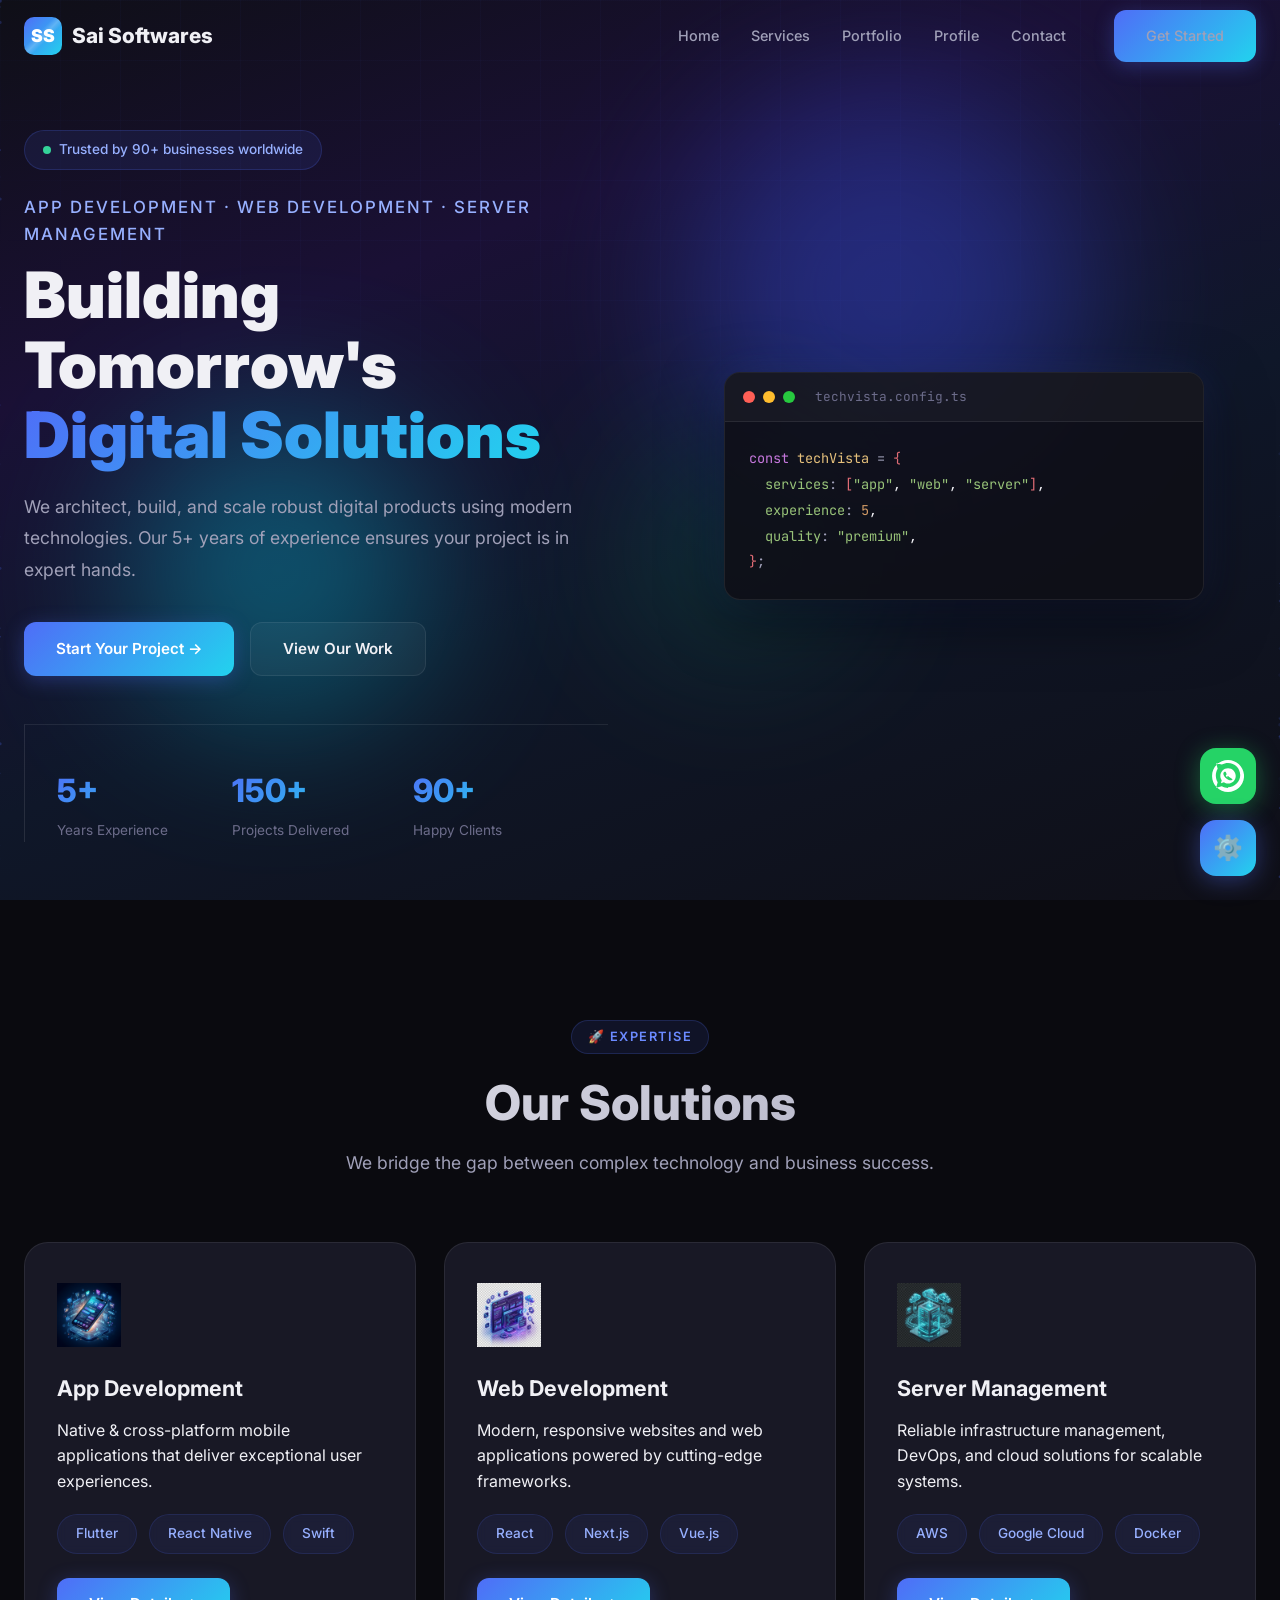
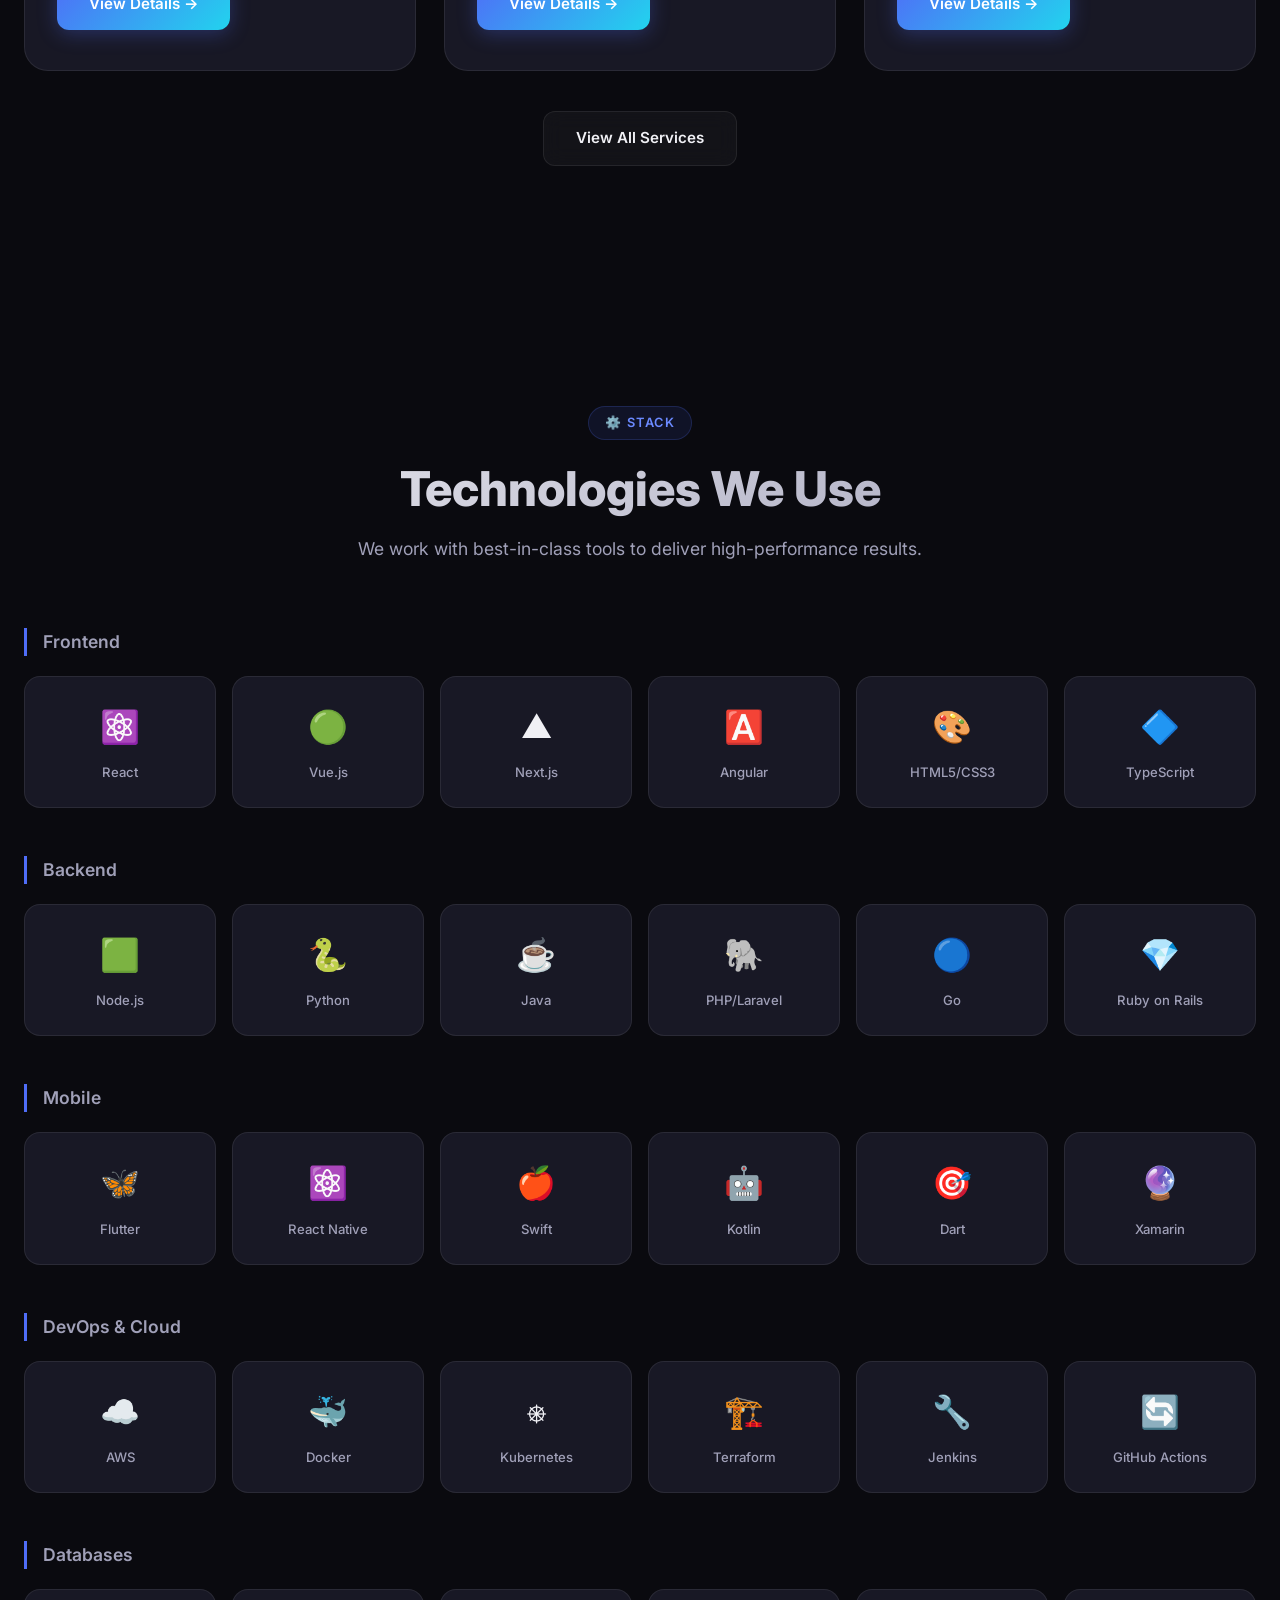
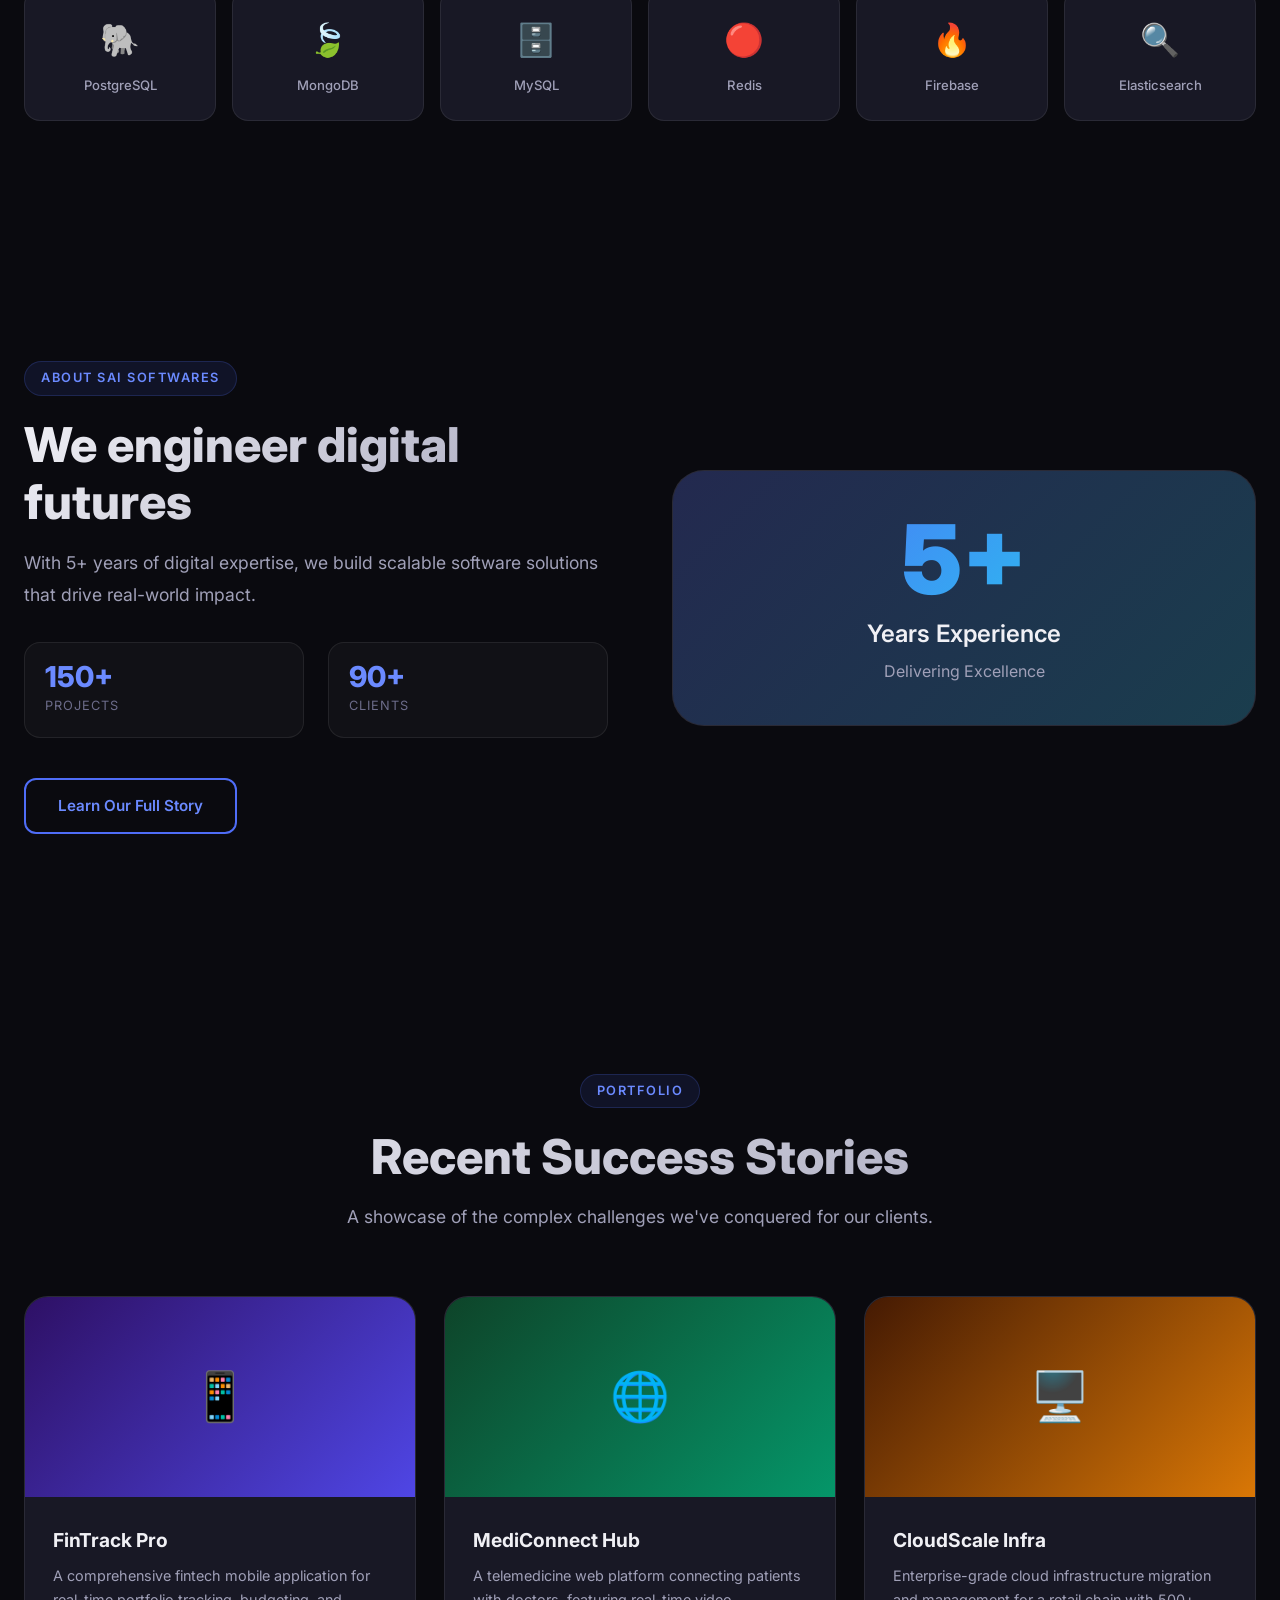
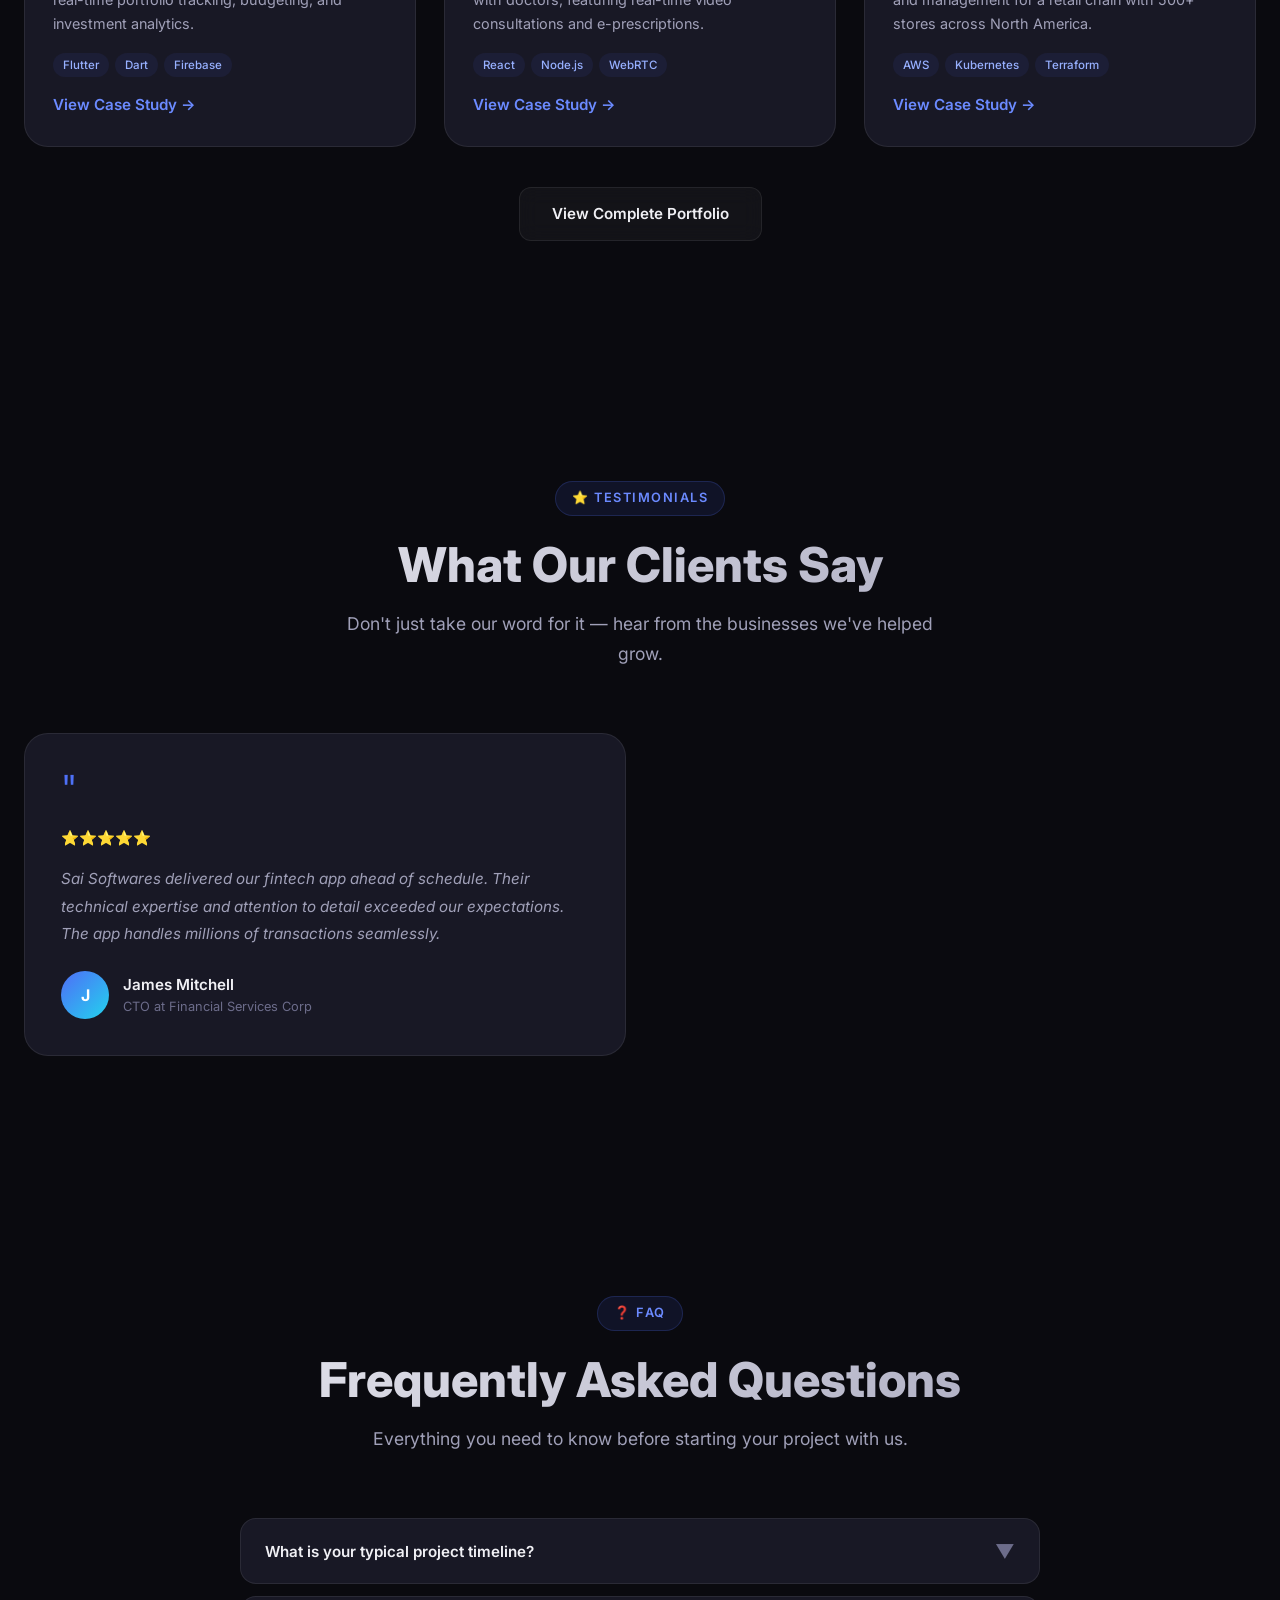
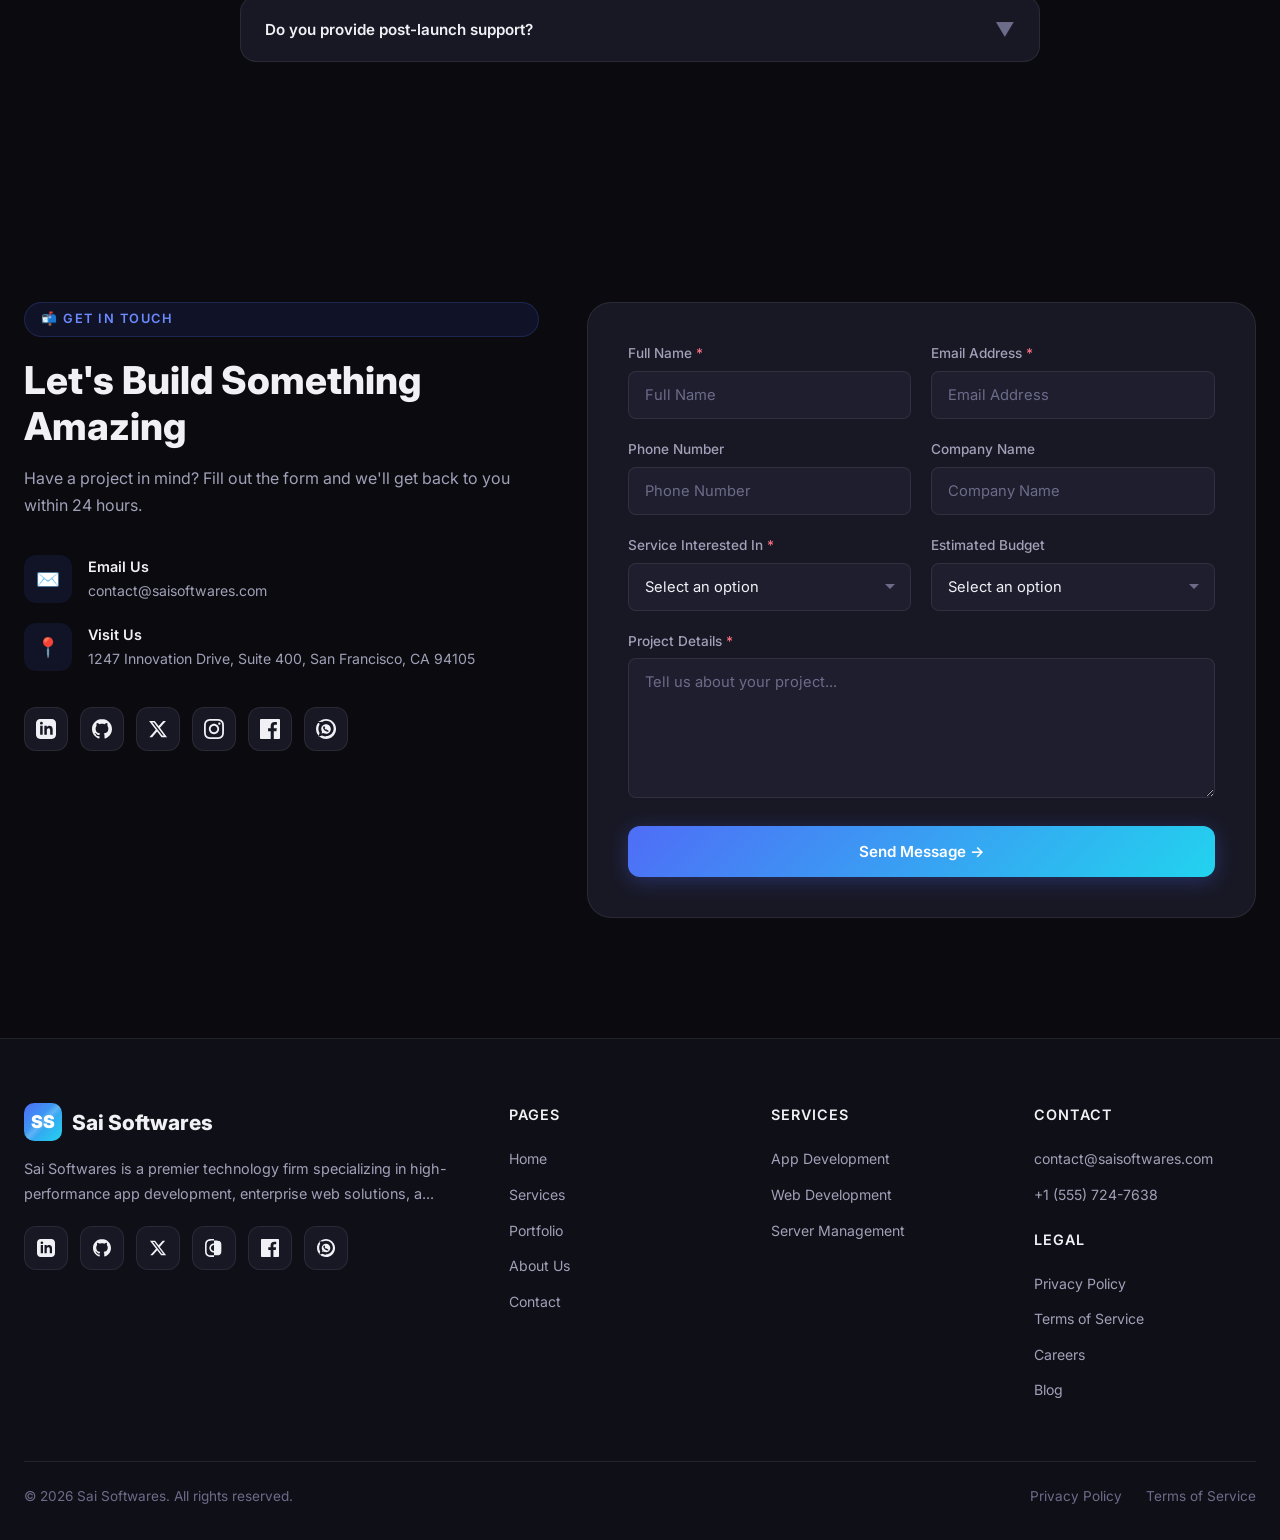
<file: index.html>
<!DOCTYPE html>
<html lang="en">

<head>
  <meta charset="UTF-8">
  <meta name="viewport" content="width=device-width, initial-scale=1.0">
  <title>Sai Softwares | Premium Digital Engineering</title>
  <!-- SEO Meta Tags -->
  <meta name="description"
    content="Sai Softwares: Expert App Development, Web Development, and Server Management with 5+ years of experience.">
  <meta name="keywords"
    content="Sai Softwares, app development, web development, server management, fluttering, react, devops">
  <meta name="author" content="Sai Softwares">

  <!-- Open Graph / Social Media -->
  <meta property="og:type" content="website">
  <meta property="og:url" content="https://saisoftwares.com/">
  <meta property="og:title" content="Sai Softwares | Premium Digital Engineering">
  <meta property="og:description"
    content="Expert App Development, Web Development, and Server Management with 5+ years of experience.">
  <meta property="og:image" content="https://saisoftwares.com/images/og-image.jpg">

  <!-- Stylesheets -->
  <link rel="stylesheet" href="css/style.css">
  <link rel="stylesheet" href="css/extra.css">
  <link rel="icon"
    href="data:image/svg+xml,<svg xmlns='http://www.w3.org/2000/svg' viewBox='0 0 100 100'><text y='80' font-size='80'>🚀</text></svg>">

  <!-- Fonts -->
  <link rel="preconnect" href="https://fonts.googleapis.com">
  <link rel="preconnect" href="https://fonts.gstatic.com" crossorigin>
  <link
    href="https://fonts.googleapis.com/css2?family=Inter:wght@300;400;500;600;700;800&family=Outfit:wght@400;500;600;700;800&display=swap"
    rel="stylesheet">
</head>

<body>
  <!-- Navigation -->
  <header class="header" id="main-nav"></header>

  <!-- Hero Section -->
  <section id="hero" class="hero"></section>

  <!-- Services Preview -->
  <section id="services" class="section"></section>

  <!-- Technologies Preview -->
  <section id="technologies" class="section"></section>

  <!-- About Section (Profile) -->
  <section id="about" class="section"></section>

  <!-- Portfolio Preview -->
  <section id="portfolio" class="section bg-surface-900"></section>

  <!-- Testimonials Section -->
  <section id="testimonials" class="section"></section>

  <!-- FAQ Section -->
  <section id="faq" class="section"></section>

  <!-- Contact Section -->
  <section id="contact" class="section contact"></section>

  <!-- Footer -->
  <footer id="footer" class="footer"></footer>

  <!-- Floating UI Elements -->
  <button class="back-to-top" id="back-to-top" aria-label="Back to top">↑</button>

  <!-- Scripts -->
  <script src="js/cms-data.js"></script>
  <script src="js/app.js"></script>
</body>

</html>
</file>
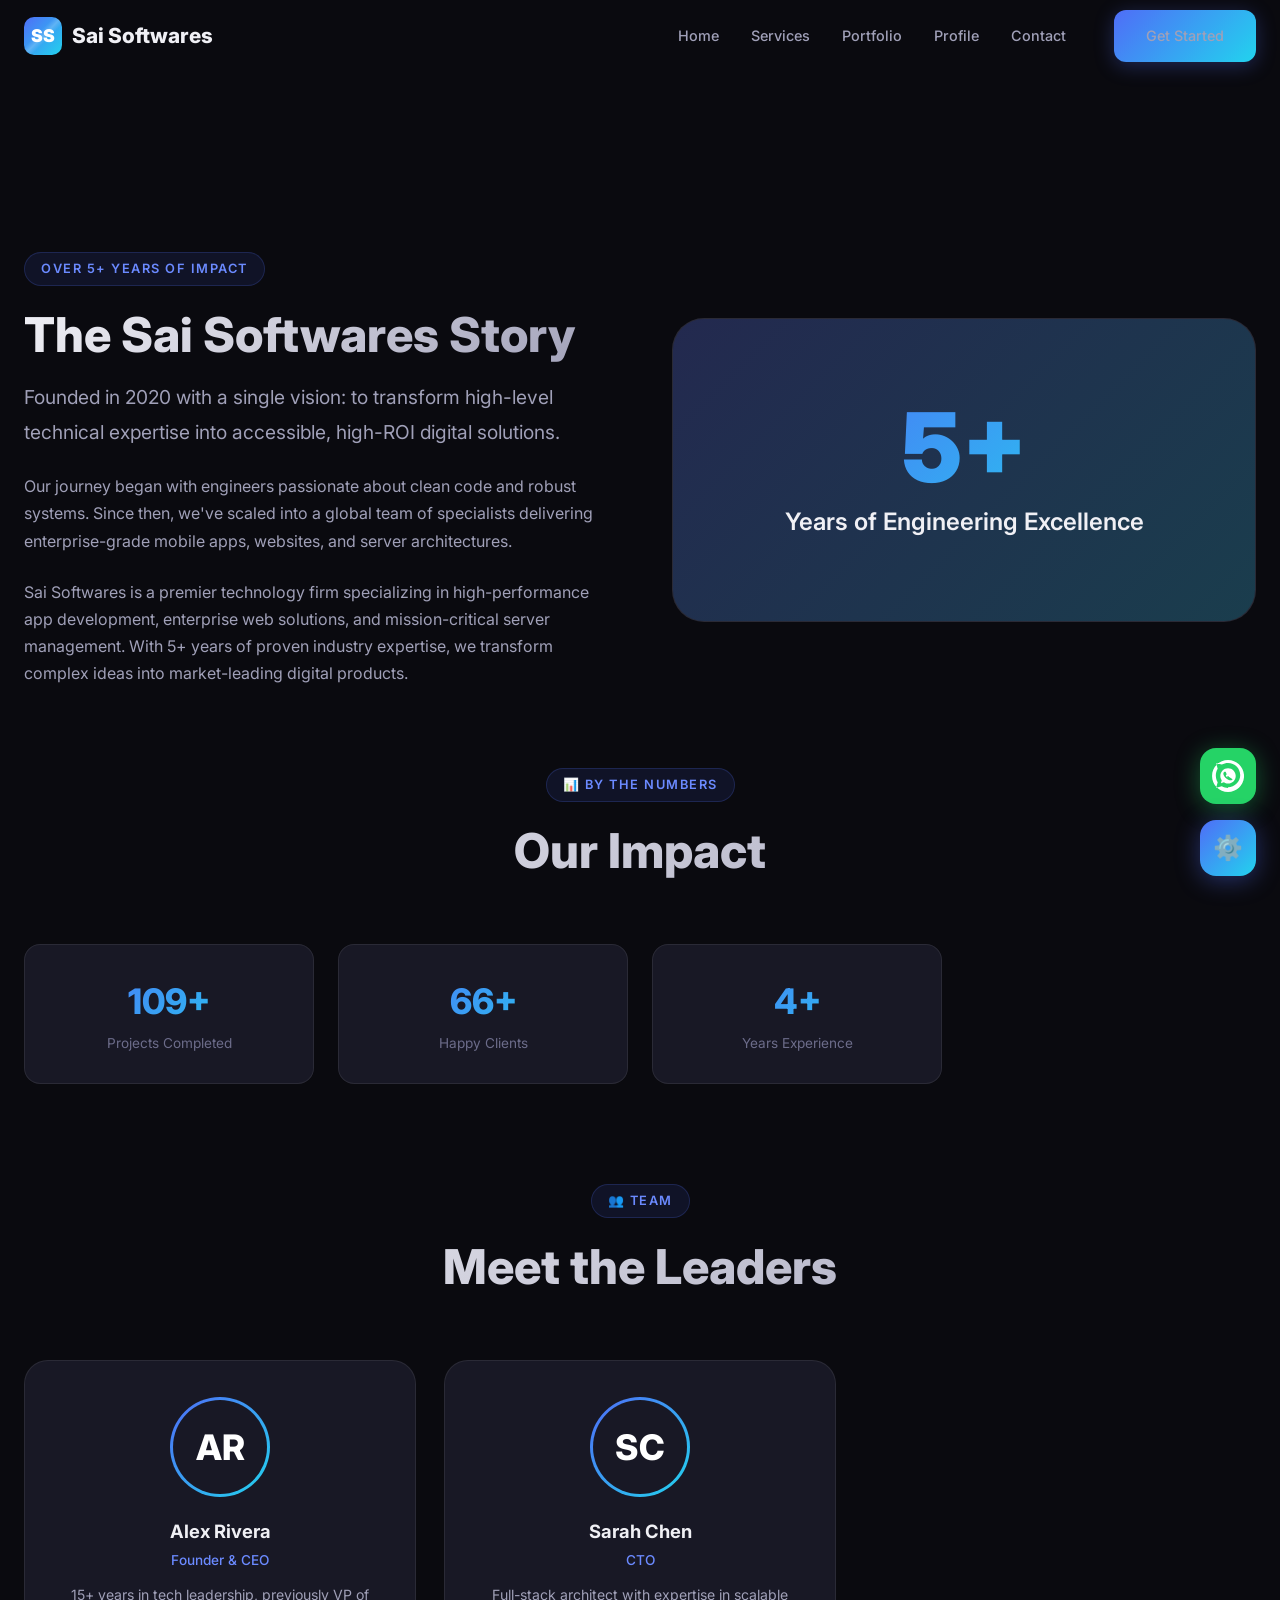
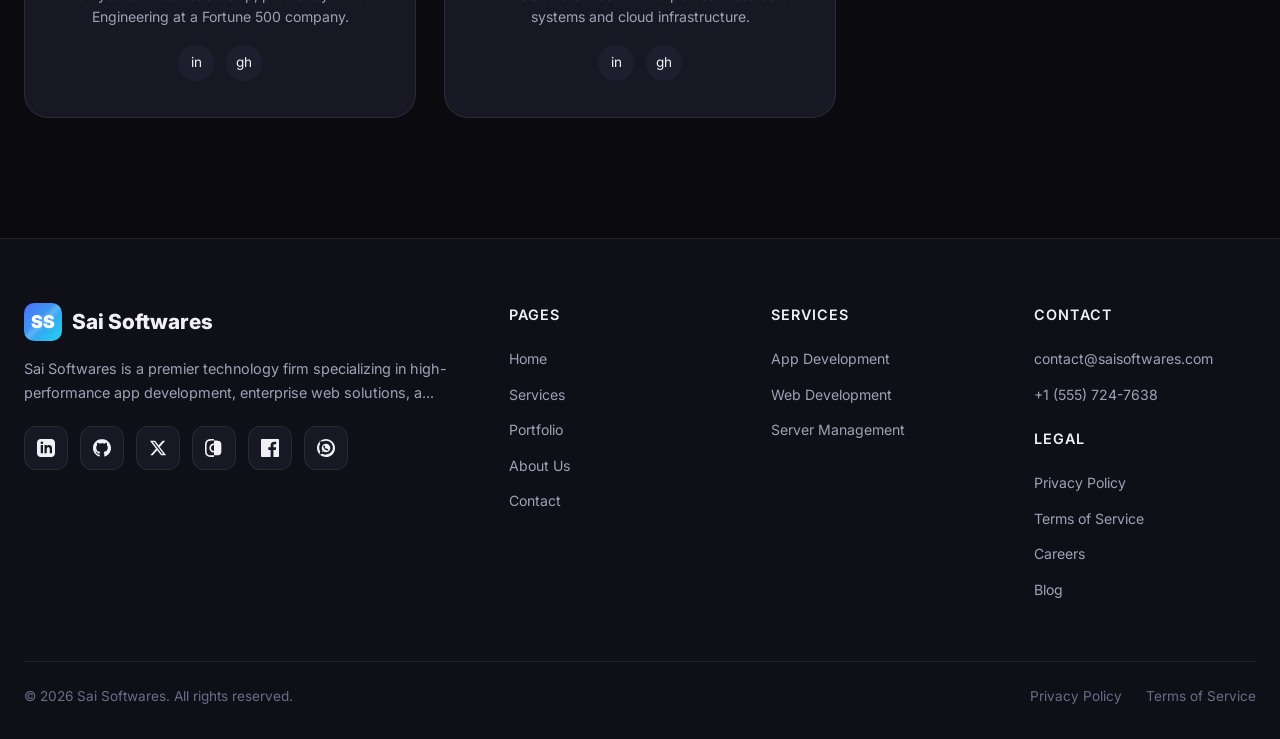
<file: about.html>
<!DOCTYPE html>
<html lang="en">

<head>
    <meta charset="UTF-8">
    <meta name="viewport" content="width=device-width, initial-scale=1.0">
    <title>About Us | Sai Softwares</title>
    <link rel="stylesheet" href="css/style.css">
    <link rel="stylesheet" href="css/extra.css">
    <link rel="preconnect" href="https://fonts.googleapis.com">
    <link rel="preconnect" href="https://fonts.gstatic.com" crossorigin>
    <link
        href="https://fonts.googleapis.com/css2?family=Inter:wght@300;400;500;600;700;800&family=Outfit:wght@400;500;600;700;800&display=swap"
        rel="stylesheet">
</head>

<body class="bg-surface-950">
    <header class="header" id="main-nav"></header>
    <main id="about-container"></main>
    <footer class="footer" id="footer"></footer>
    <button class="back-to-top" id="back-to-top">↑</button>
    <script src="js/cms-data.js"></script>
    <script src="js/app.js"></script>
</body>

</html>
</file>
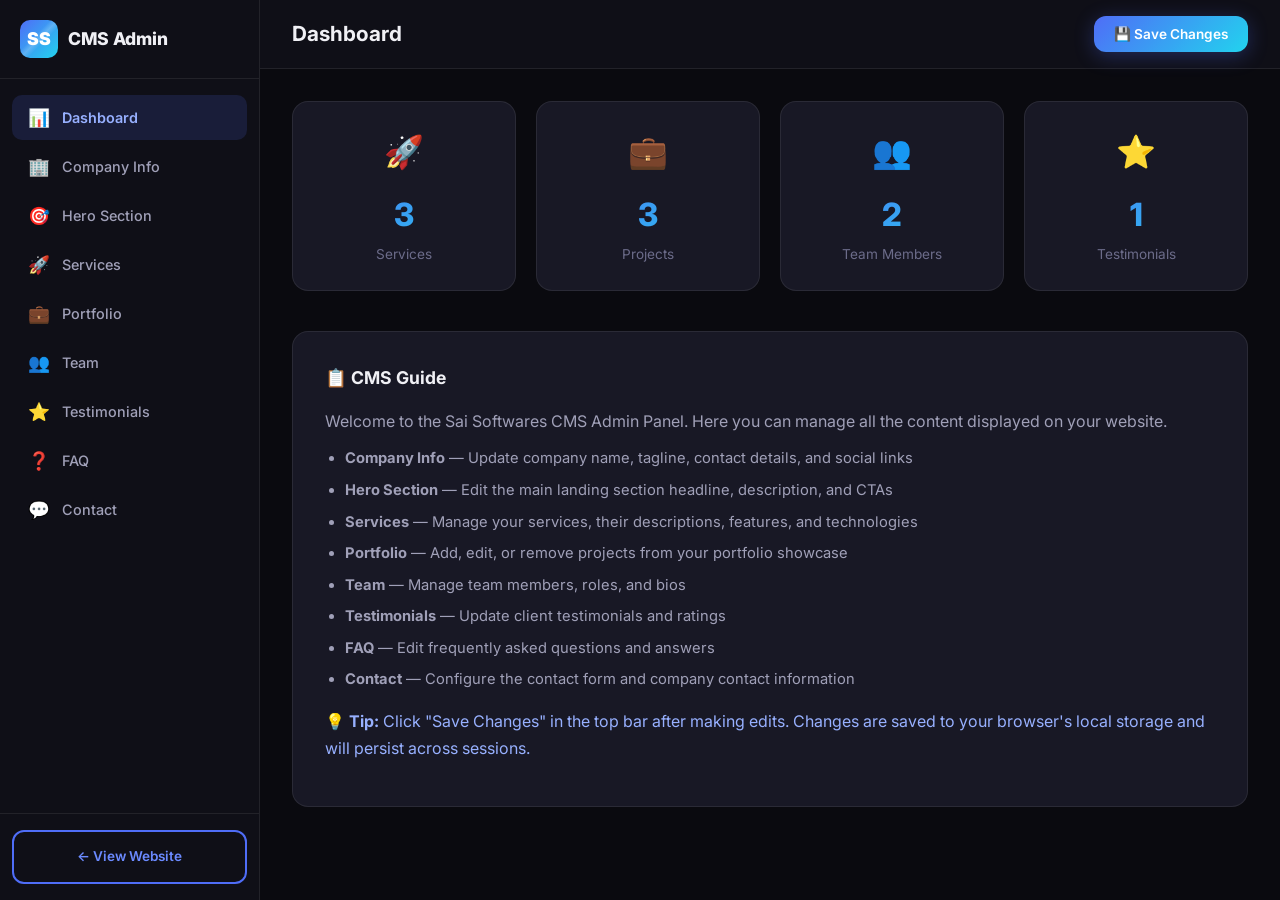
<file: admin.html>
<!DOCTYPE html>
<html lang="en">

<head>
    <meta charset="UTF-8">
    <meta name="viewport" content="width=device-width, initial-scale=1.0">
    <title>CMS Admin — Sai Softwares</title>
    <link rel="icon"
        href="data:image/svg+xml,<svg xmlns='http://www.w3.org/2000/svg' viewBox='0 0 100 100'><text y='80' font-size='80'>⚙️</text></svg>">
    <link rel="stylesheet" href="css/style.css">
    <link rel="stylesheet" href="css/admin.css">
</head>

<body class="admin-body">

    <!-- Admin Sidebar -->
    <aside class="admin-sidebar" id="admin-sidebar">
        <div class="admin-sidebar-header">
            <a href="index.html" class="logo">
                <div class="logo-icon">SS</div>
                <span>CMS Admin</span>
            </a>
        </div>
        <nav class="admin-nav" id="admin-nav">
            <button class="admin-nav-btn active" data-section="dashboard">
                <span class="nav-icon">📊</span> Dashboard
            </button>
            <button class="admin-nav-btn" data-section="company">
                <span class="nav-icon">🏢</span> Company Info
            </button>
            <button class="admin-nav-btn" data-section="hero">
                <span class="nav-icon">🎯</span> Hero Section
            </button>
            <button class="admin-nav-btn" data-section="services">
                <span class="nav-icon">🚀</span> Services
            </button>
            <button class="admin-nav-btn" data-section="portfolio">
                <span class="nav-icon">💼</span> Portfolio
            </button>
            <button class="admin-nav-btn" data-section="team">
                <span class="nav-icon">👥</span> Team
            </button>
            <button class="admin-nav-btn" data-section="testimonials">
                <span class="nav-icon">⭐</span> Testimonials
            </button>
            <button class="admin-nav-btn" data-section="faq">
                <span class="nav-icon">❓</span> FAQ
            </button>
            <button class="admin-nav-btn" data-section="contact">
                <span class="nav-icon">💬</span> Contact
            </button>
        </nav>
        <div class="admin-sidebar-footer">
            <a href="index.html" class="btn btn-outline" style="width:100%; font-size:0.85rem;">← View Website</a>
        </div>
    </aside>

    <!-- Admin Main Content -->
    <main class="admin-main">
        <header class="admin-topbar">
            <button class="admin-sidebar-toggle" id="sidebar-toggle">☰</button>
            <h1 class="admin-page-title" id="admin-page-title">Dashboard</h1>
            <div class="admin-topbar-actions">
                <button class="btn btn-primary btn-sm" id="save-all-btn">💾 Save Changes</button>
            </div>
        </header>

        <div class="admin-content" id="admin-content">
            <!-- Dynamic content renders here -->
        </div>
    </main>

    <!-- Toast notification -->
    <div class="admin-toast" id="admin-toast">
        <span class="toast-icon">✅</span>
        <span class="toast-text">Changes saved successfully!</span>
    </div>

    <script src="js/cms-data.js"></script>
    <script src="js/admin.js"></script>
</body>

</html>
</file>
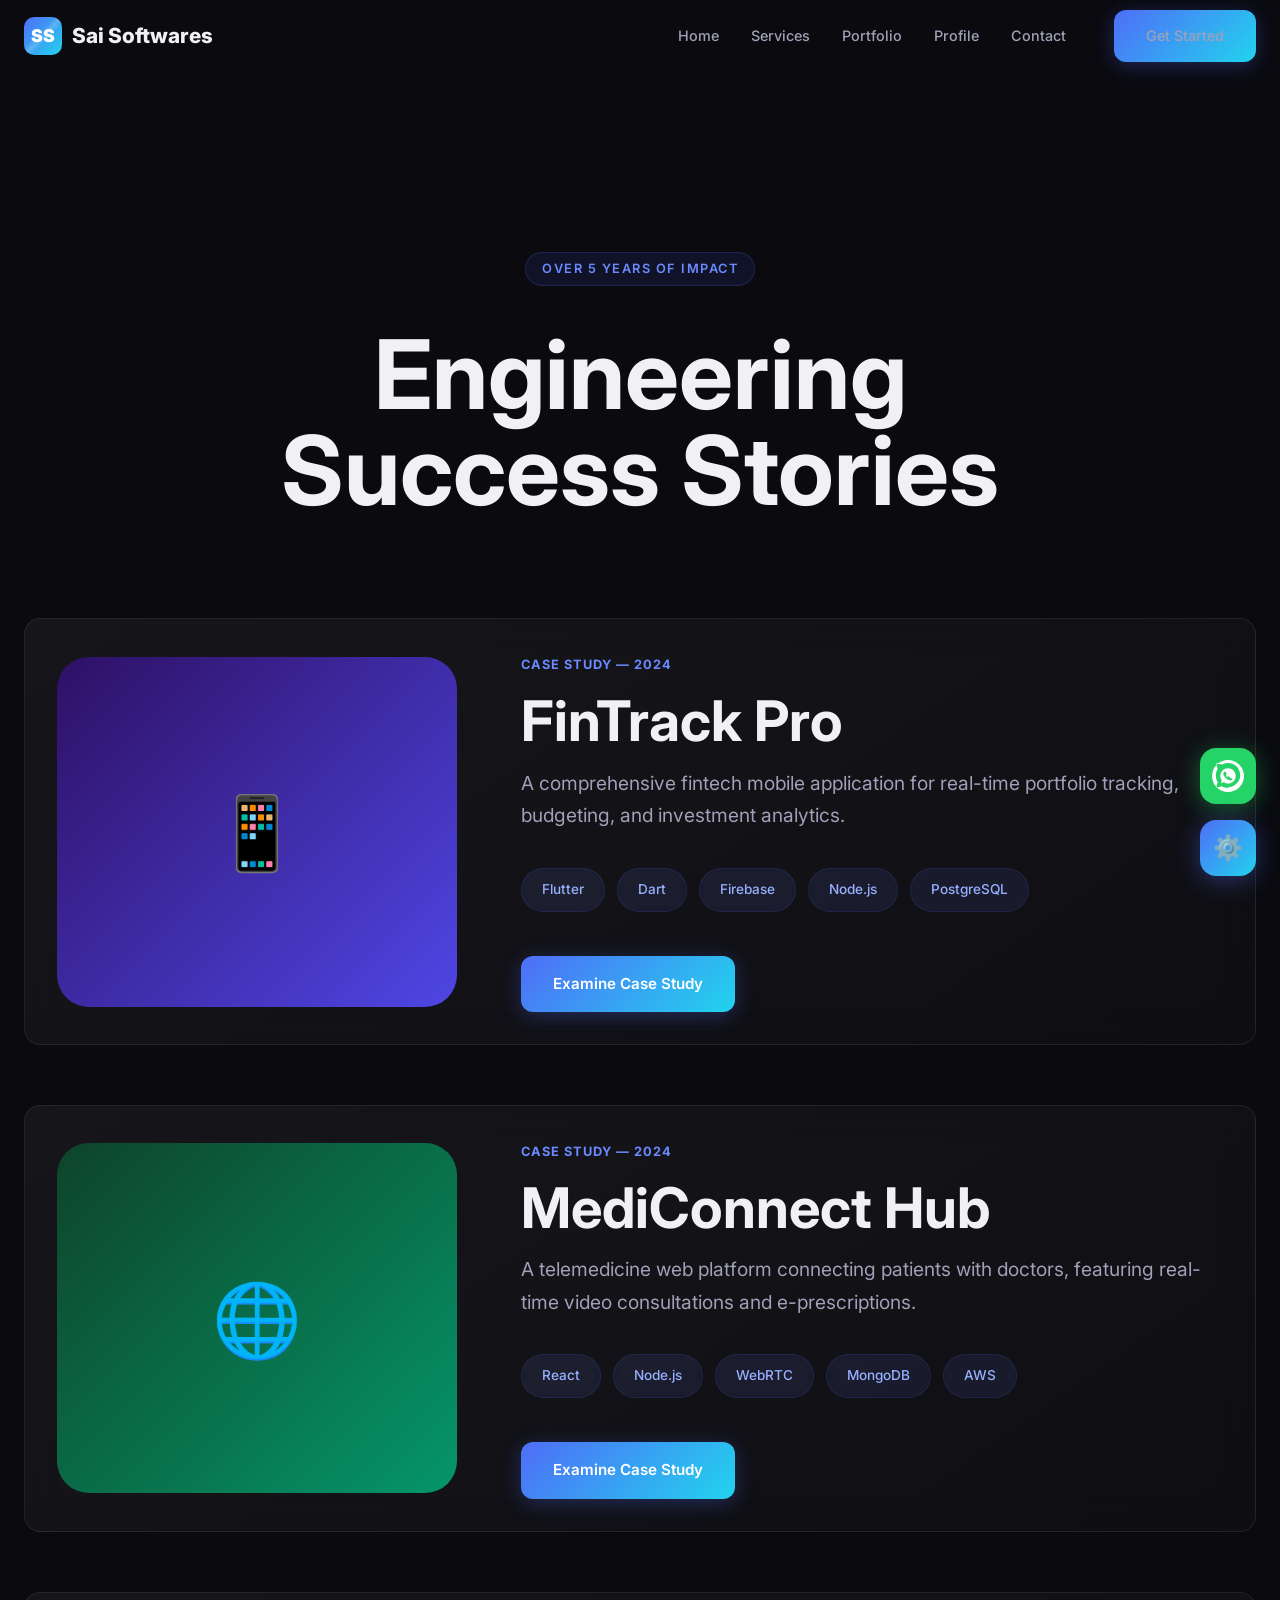
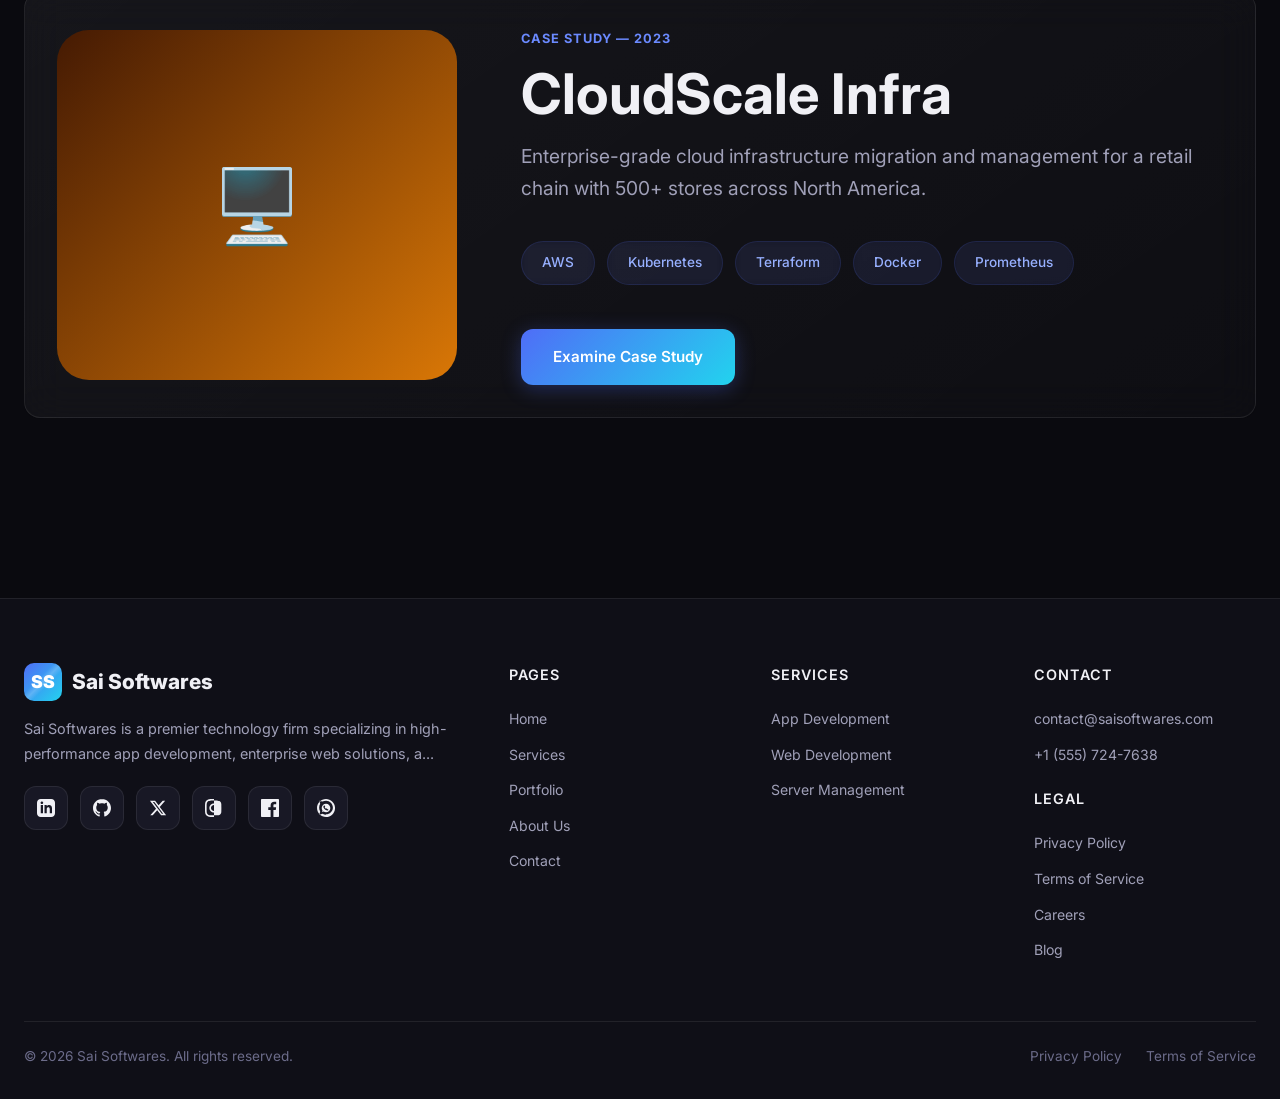
<file: portfolio.html>
<!DOCTYPE html>
<html lang="en">

<head>
    <meta charset="UTF-8">
    <meta name="viewport" content="width=device-width, initial-scale=1.0">
    <title>Our Portfolio | Sai Softwares</title>
    <link rel="stylesheet" href="css/style.css">
    <link rel="stylesheet" href="css/extra.css">
    <link rel="preconnect" href="https://fonts.googleapis.com">
    <link rel="preconnect" href="https://fonts.gstatic.com" crossorigin>
    <link
        href="https://fonts.googleapis.com/css2?family=Inter:wght@300;400;500;600;700;800&family=Outfit:wght@400;500;600;700;800&display=swap"
        rel="stylesheet">
</head>

<body class="bg-surface-950">
    <header class="header" id="main-nav"></header>
    <main id="portfolio-grid-container"></main>
    <footer class="footer" id="footer"></footer>
    <button class="back-to-top" id="back-to-top">↑</button>
    <script src="js/cms-data.js"></script>
    <script src="js/app.js"></script>
</body>

</html>
</file>
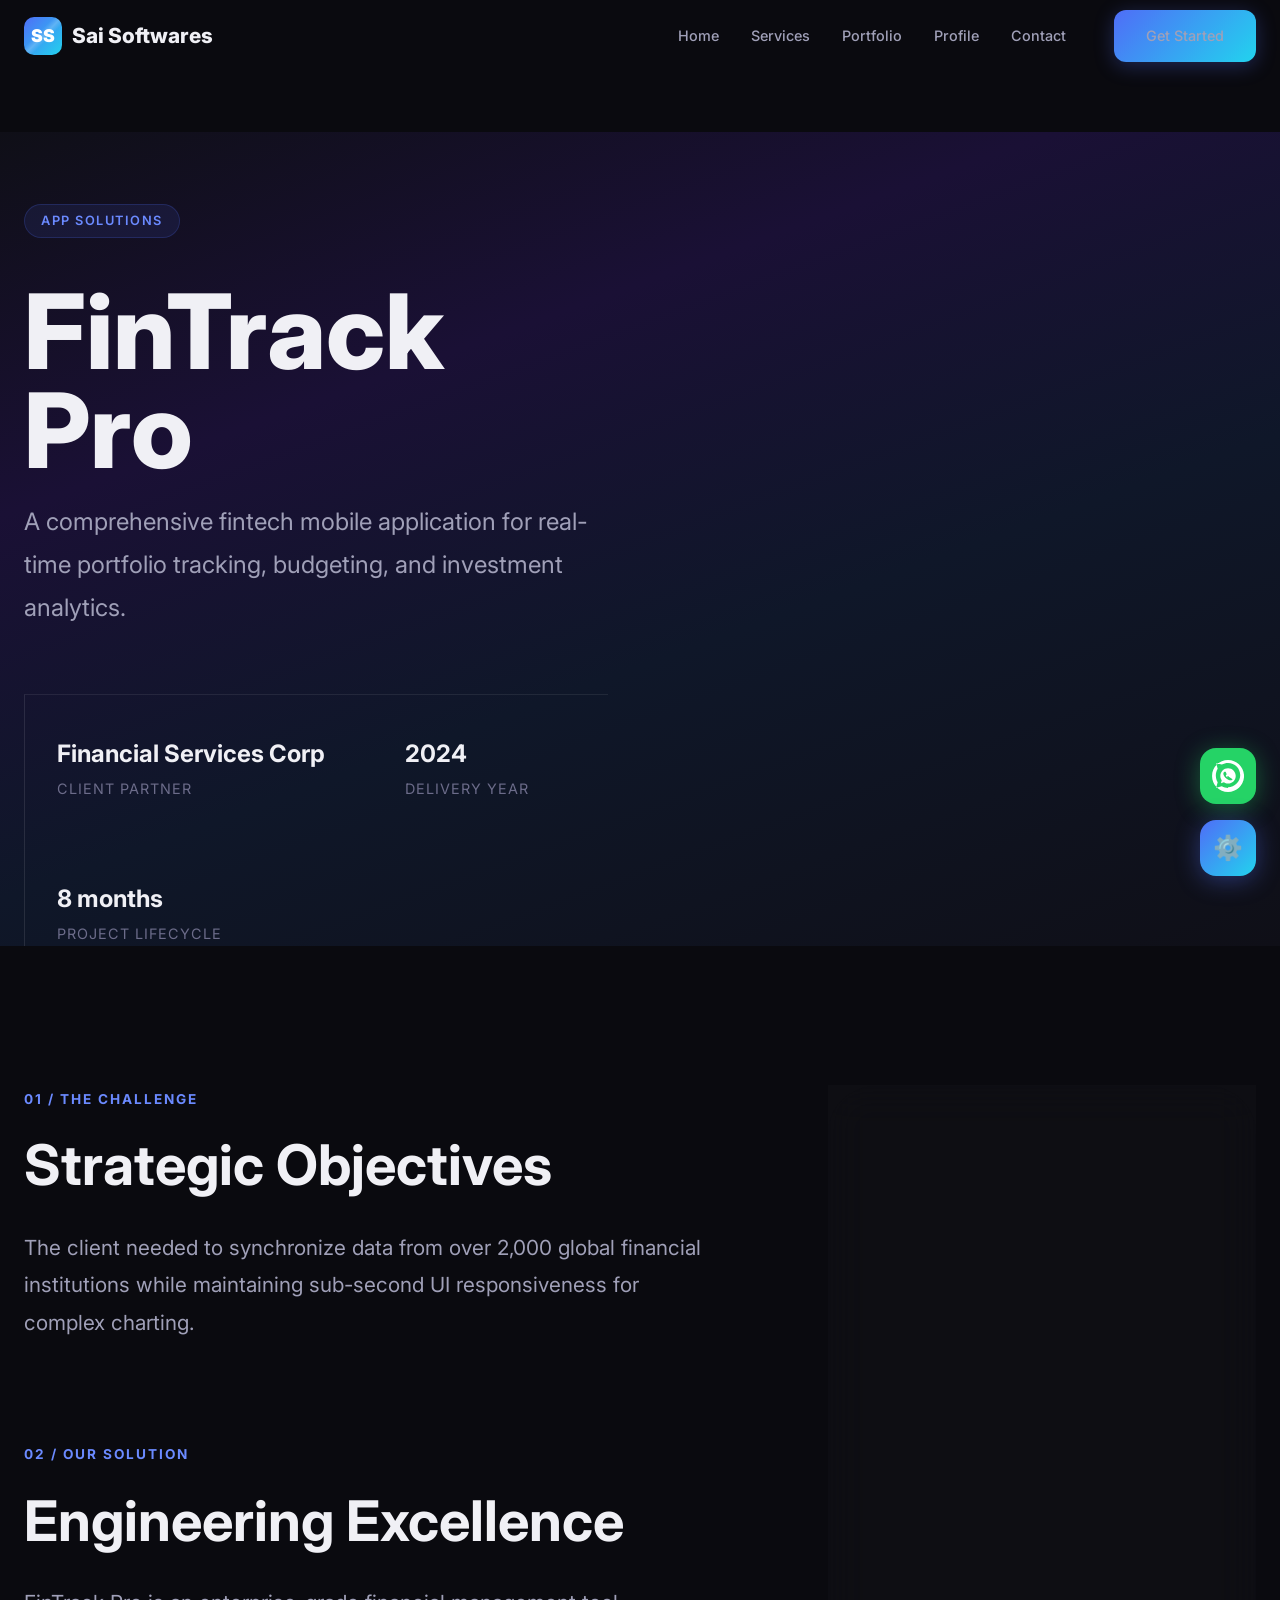
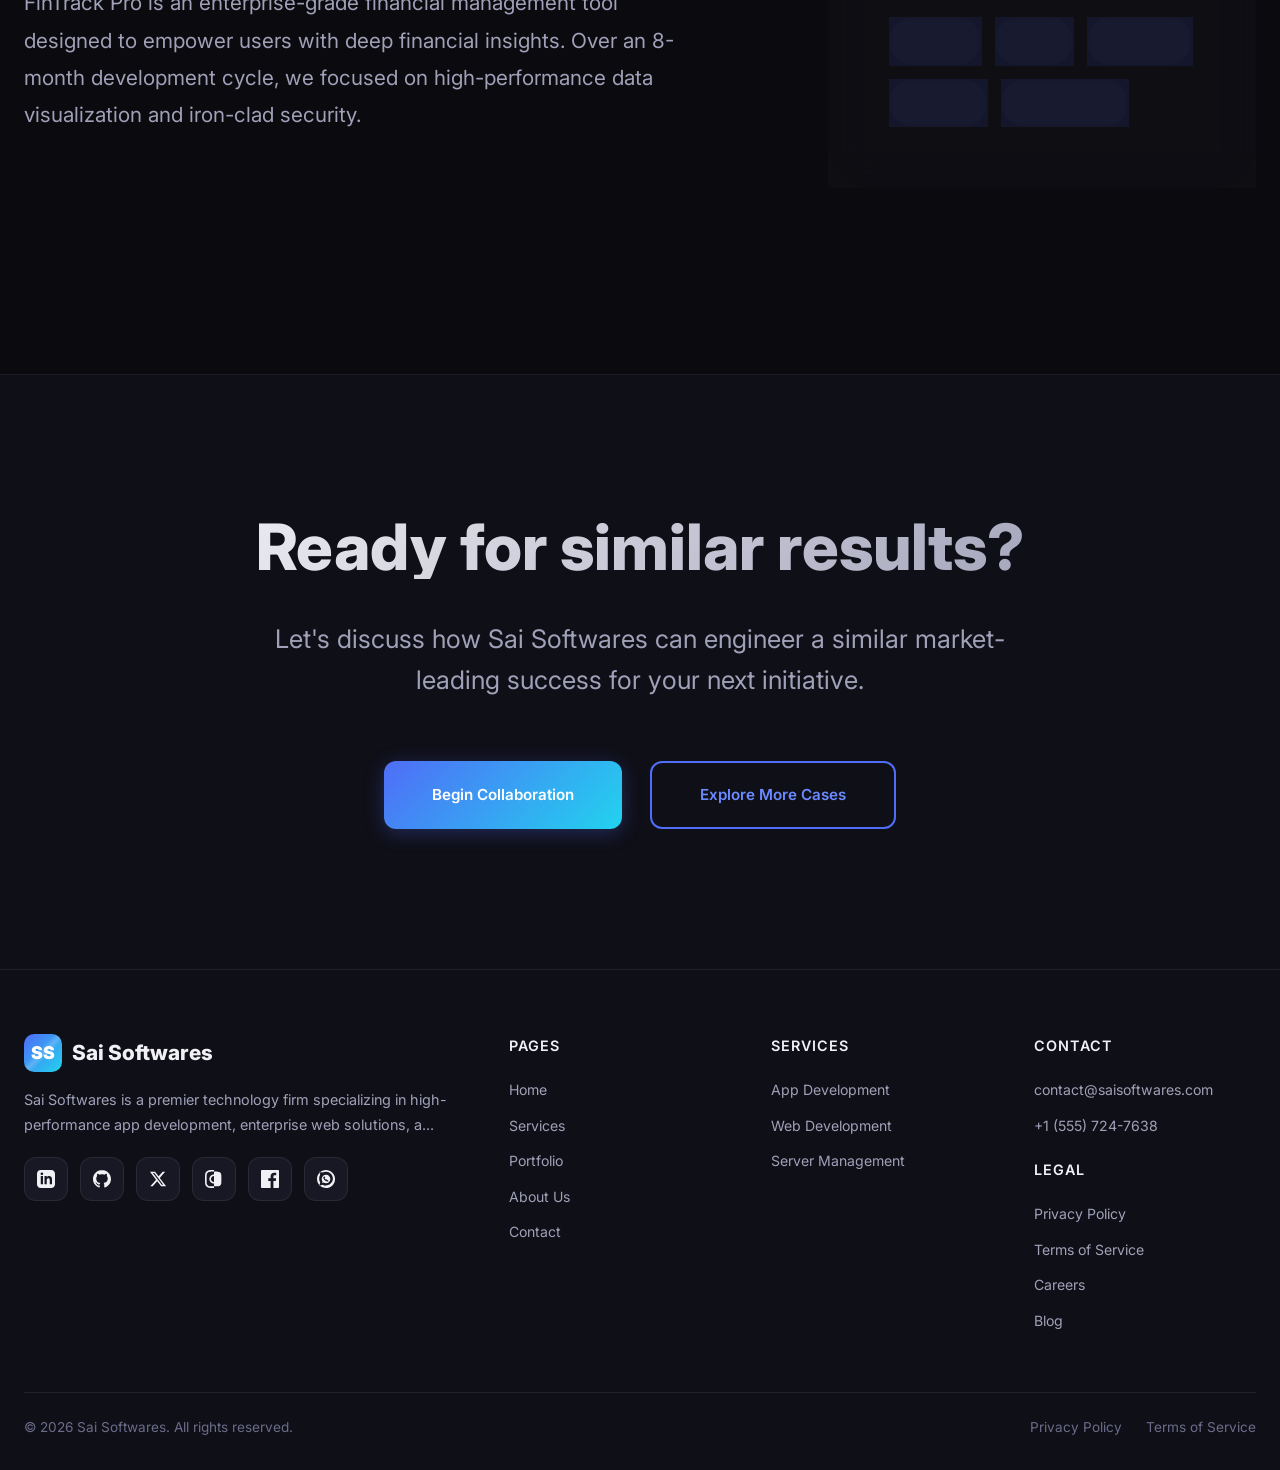
<file: project-detail.html>
<!DOCTYPE html>
<html lang="en">

<head>
    <meta charset="UTF-8">
    <meta name="viewport" content="width=device-width, initial-scale=1.0">
    <title>Project Case Study | Sai Softwares</title>
    <link rel="stylesheet" href="css/style.css">
    <link rel="stylesheet" href="css/extra.css">
    <link rel="preconnect" href="https://fonts.googleapis.com">
    <link rel="preconnect" href="https://fonts.gstatic.com" crossorigin>
    <link
        href="https://fonts.googleapis.com/css2?family=Inter:wght@300;400;500;600;700;800&family=Outfit:wght@400;500;600;700;800&display=swap"
        rel="stylesheet">
</head>

<body class="bg-surface-950">
    <header class="header" id="main-nav"></header>
    <main id="project-detail-container"></main>
    <footer class="footer" id="footer"></footer>
    <button class="back-to-top" id="back-to-top">↑</button>
    <script src="js/cms-data.js"></script>
    <script src="js/app.js"></script>
</body>

</html>
</file>
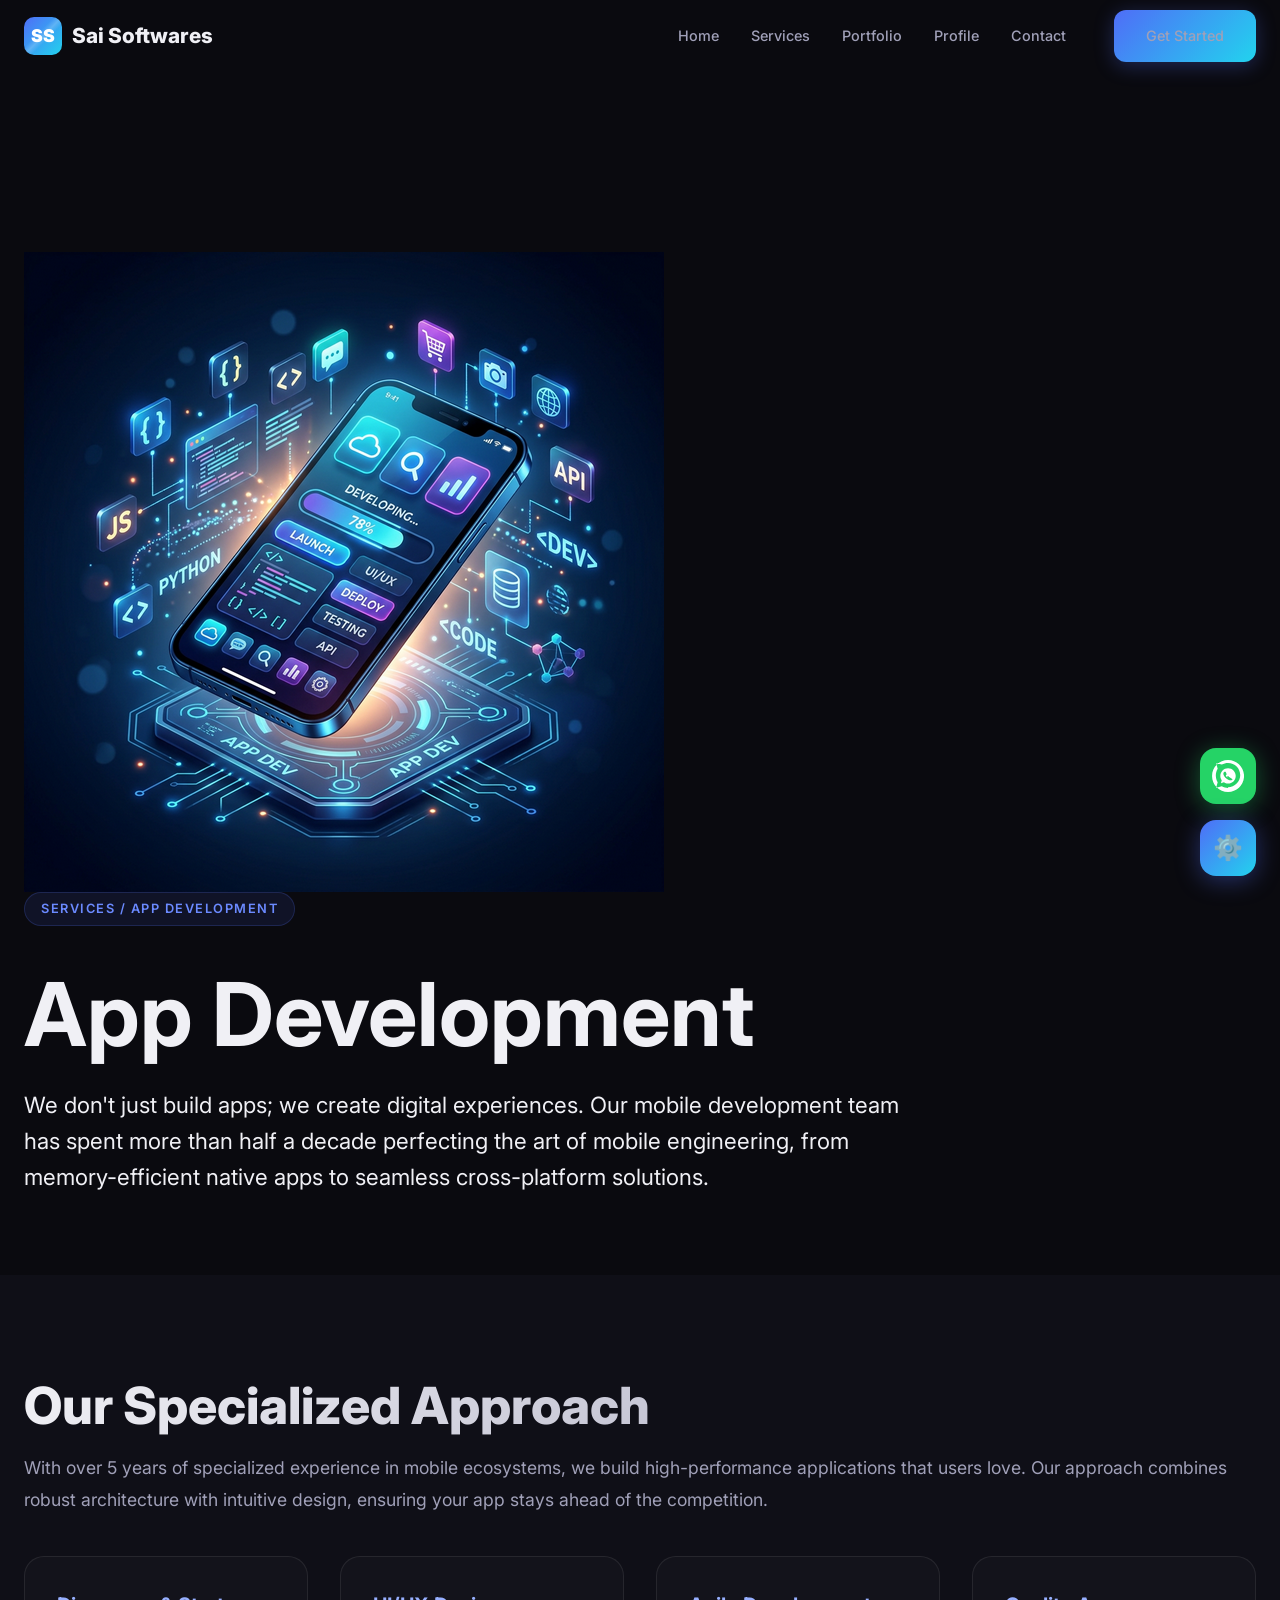
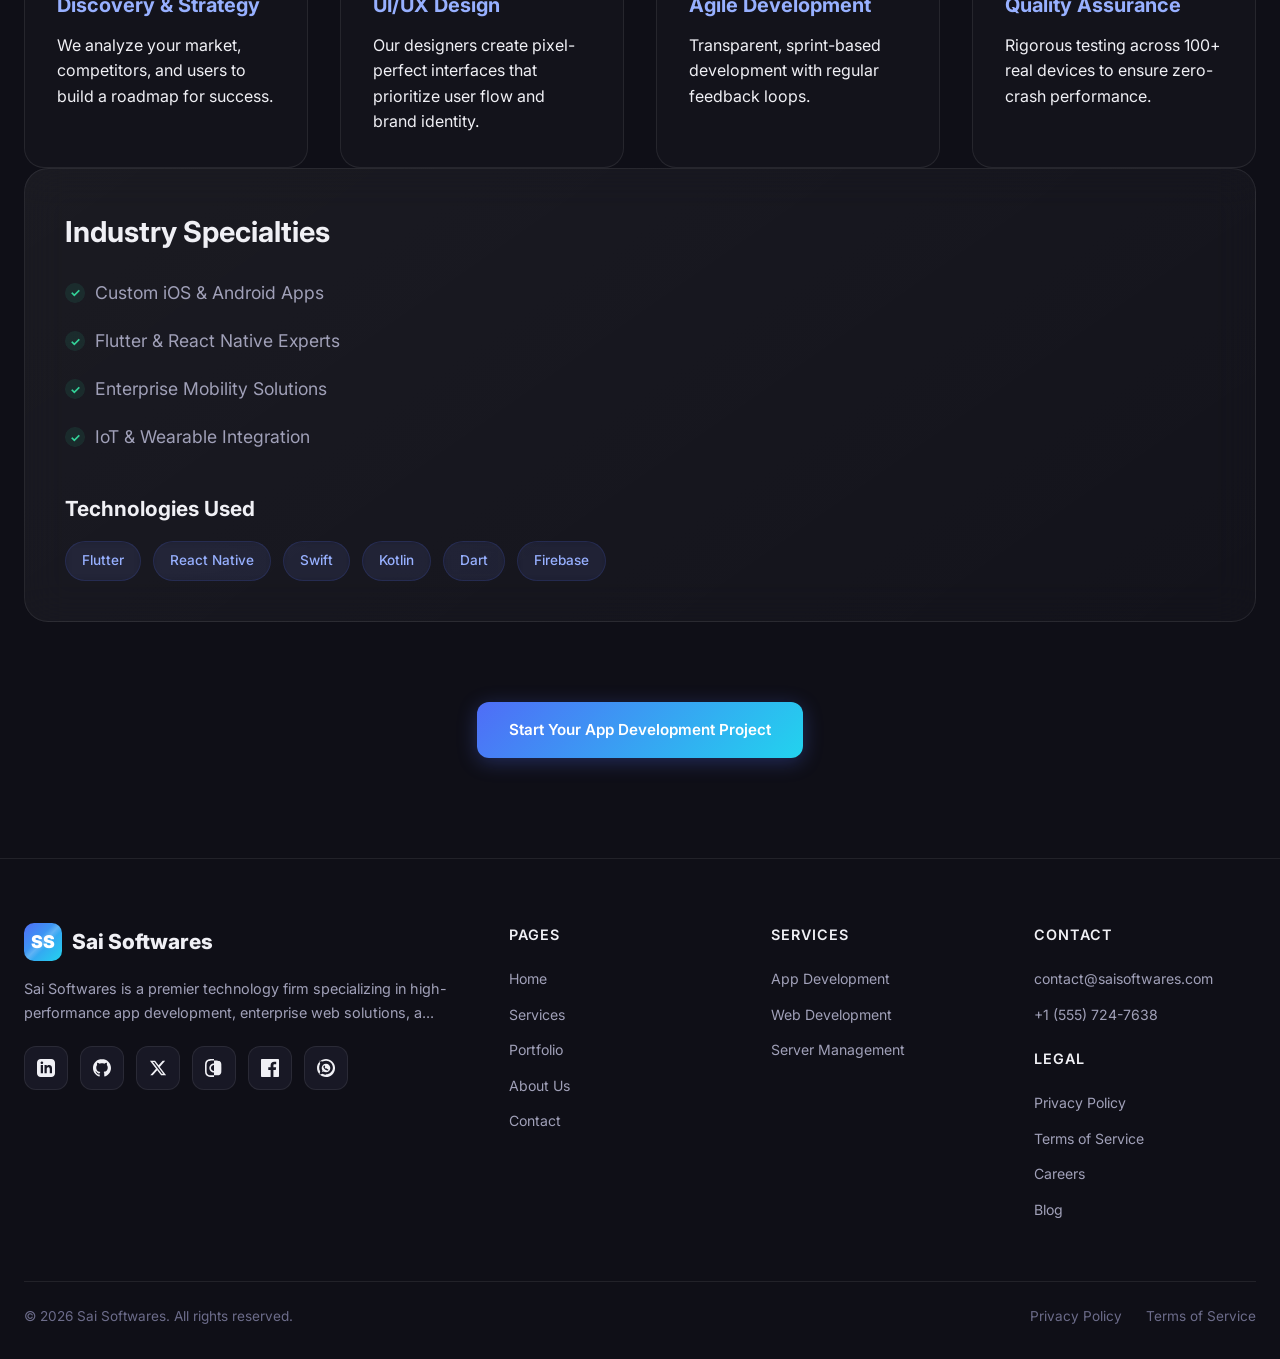
<file: service-detail.html>
<!DOCTYPE html>
<html lang="en">

<head>
    <meta charset="UTF-8">
    <meta name="viewport" content="width=device-width, initial-scale=1.0">
    <title>Service Details | Sai Softwares</title>
    <link rel="stylesheet" href="css/style.css">
    <link rel="stylesheet" href="css/extra.css">
    <link rel="preconnect" href="https://fonts.googleapis.com">
    <link rel="preconnect" href="https://fonts.gstatic.com" crossorigin>
    <link
        href="https://fonts.googleapis.com/css2?family=Inter:wght@300;400;500;600;700;800&family=Outfit:wght@400;500;600;700;800&display=swap"
        rel="stylesheet">
</head>

<body class="bg-surface-950">
    <header class="header" id="main-nav"></header>
    <main id="service-detail-container"></main>
    <footer class="footer" id="footer"></footer>
    <button class="back-to-top" id="back-to-top">↑</button>
    <script src="js/cms-data.js"></script>
    <script src="js/app.js"></script>
</body>

</html>
</file>
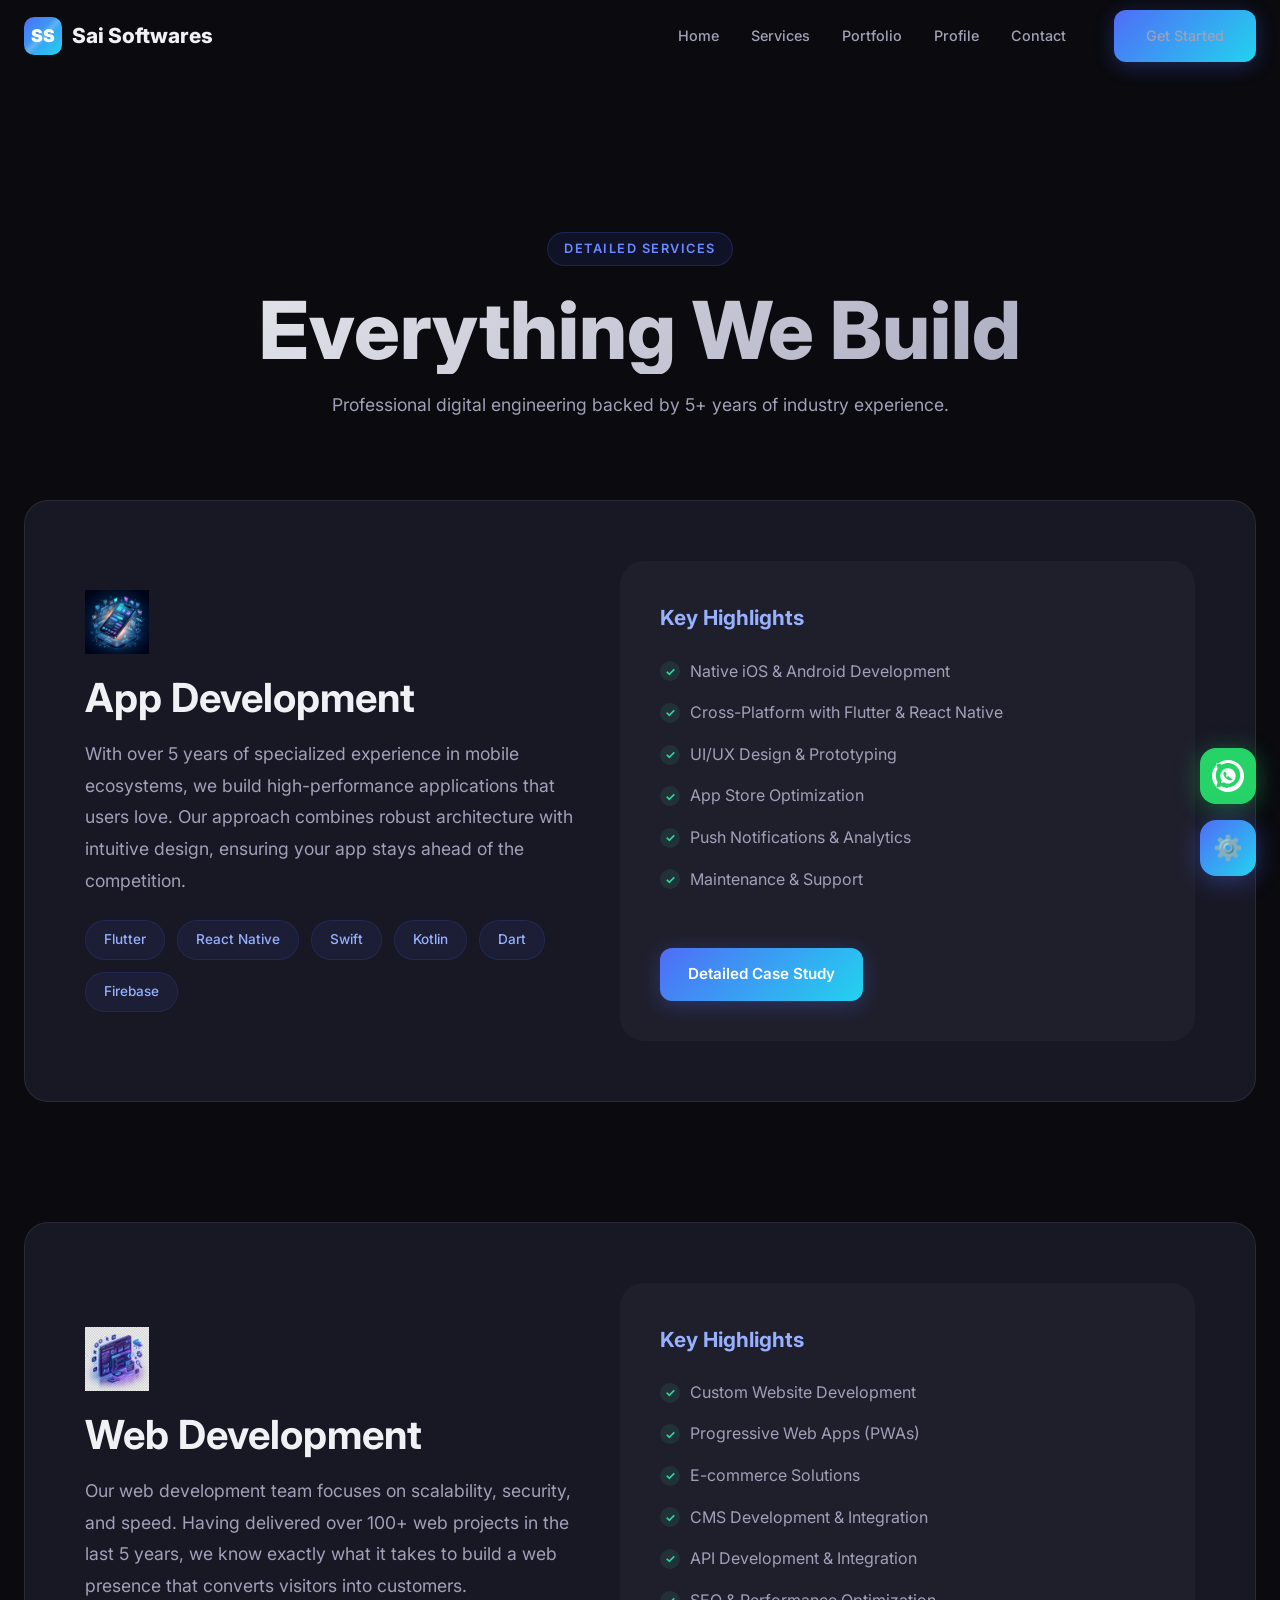
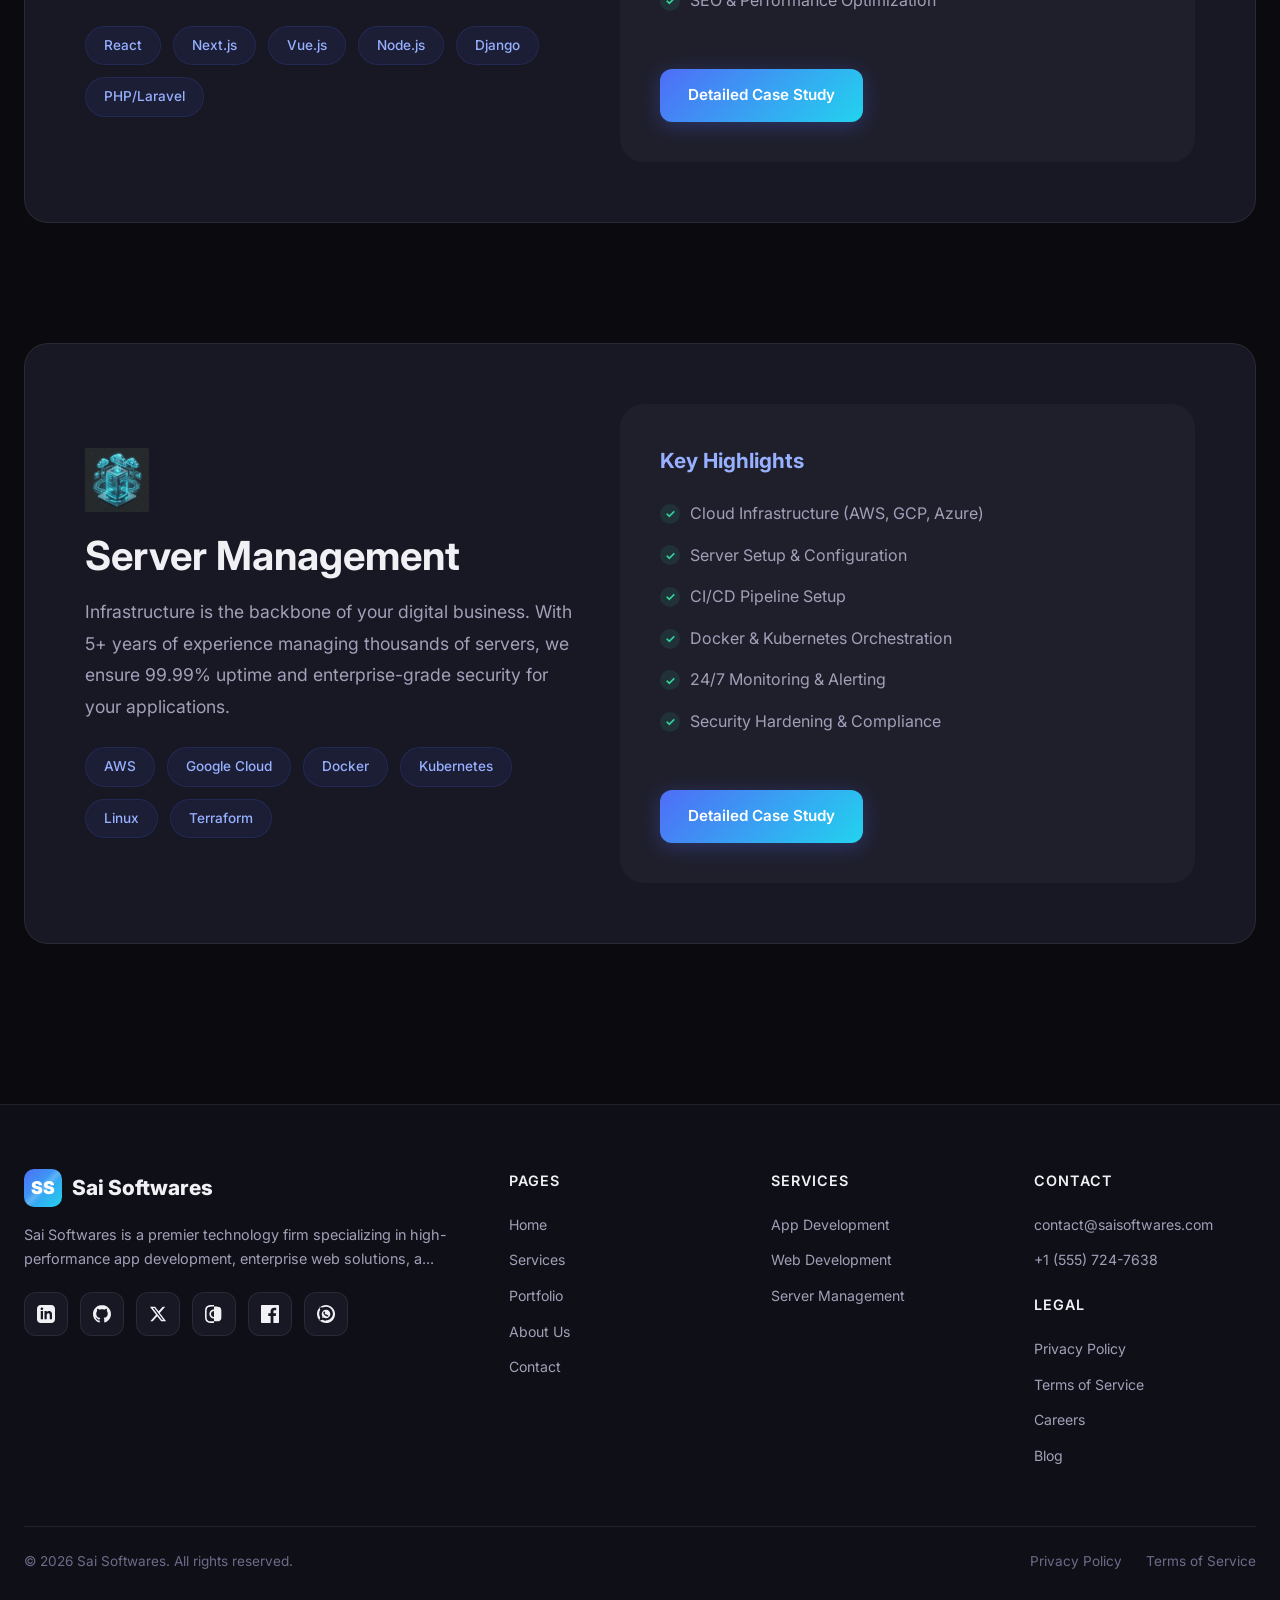
<file: services.html>
<!DOCTYPE html>
<html lang="en">

<head>
    <meta charset="UTF-8">
    <meta name="viewport" content="width=device-width, initial-scale=1.0">
    <title>Our Services | Sai Softwares</title>
    <link rel="stylesheet" href="css/style.css">
    <link rel="stylesheet" href="css/extra.css">
    <link rel="preconnect" href="https://fonts.googleapis.com">
    <link rel="preconnect" href="https://fonts.gstatic.com" crossorigin>
    <link
        href="https://fonts.googleapis.com/css2?family=Inter:wght@300;400;500;600;700;800&family=Outfit:wght@400;500;600;700;800&display=swap"
        rel="stylesheet">
</head>

<body class="bg-surface-950">
    <header class="header" id="main-nav"></header>
    <main id="services-grid-container"></main>
    <footer class="footer" id="footer"></footer>
    <button class="back-to-top" id="back-to-top">↑</button>
    <script src="js/cms-data.js"></script>
    <script src="js/app.js"></script>
</body>

</html>
</file>
<file: css/style.css>
/* ============================================
   TechVista Solutions — Design System & Styles
   ============================================ */

/* ---- Google Fonts ---- */
@import url('https://fonts.googleapis.com/css2?family=Inter:wght@300;400;500;600;700;800;900&family=JetBrains+Mono:wght@400;500;600&display=swap');

/* ---- CSS Custom Properties ---- */
:root {
  /* Primary palette */
  --primary-50: #eef2ff;
  --primary-100: #dde6ff;
  --primary-200: #c2d0ff;
  --primary-300: #97b0ff;
  --primary-400: #6b8aff;
  --primary-500: #4f6df7;
  --primary-600: #3a4fed;
  --primary-700: #2e3dd9;
  --primary-800: #2833af;
  --primary-900: #26308a;

  /* Accent palette */
  --accent-400: #22d3ee;
  --accent-500: #06b6d4;
  --accent-600: #0891b2;

  /* Emerald accent */
  --emerald-400: #34d399;
  --emerald-500: #10b981;

  /* Warm accent */
  --warm-400: #fb923c;
  --warm-500: #f97316;

  /* Rose accent */
  --rose-400: #fb7185;
  --rose-500: #f43f5e;

  /* Neutrals - Dark mode */
  --surface-950: #0a0a0f;
  --surface-900: #0f0f17;
  --surface-850: #12121c;
  --surface-800: #181825;
  --surface-700: #1e1e2e;
  --surface-600: #2a2a3d;
  --surface-500: #45455c;
  --surface-400: #6c6c8a;
  --surface-300: #9494ad;
  --surface-200: #bababf;
  --surface-100: #e0e0e6;
  --surface-50: #f5f5f7;

  /* Text */
  --text-primary: #f0f0f5;
  --text-secondary: #a0a0b8;
  --text-muted: #6c6c8a;

  /* Gradients */
  --gradient-primary: linear-gradient(135deg, #4f6df7 0%, #22d3ee 100%);
  --gradient-accent: linear-gradient(135deg, #06b6d4 0%, #10b981 100%);
  --gradient-warm: linear-gradient(135deg, #f97316 0%, #f43f5e 100%);
  --gradient-hero: linear-gradient(160deg, #0f0f17 0%, #1a1035 30%, #0f1729 60%, #0f0f17 100%);
  --gradient-card: linear-gradient(145deg, rgba(255, 255, 255, 0.05) 0%, rgba(255, 255, 255, 0.02) 100%);

  /* Glass */
  --glass-bg: rgba(255, 255, 255, 0.04);
  --glass-border: rgba(255, 255, 255, 0.08);
  --glass-shadow: 0 8px 32px rgba(0, 0, 0, 0.3);

  /* Shadows */
  --shadow-sm: 0 1px 2px rgba(0, 0, 0, 0.3);
  --shadow-md: 0 4px 12px rgba(0, 0, 0, 0.3);
  --shadow-lg: 0 10px 40px rgba(0, 0, 0, 0.4);
  --shadow-xl: 0 20px 60px rgba(0, 0, 0, 0.5);
  --shadow-glow: 0 0 40px rgba(79, 109, 247, 0.15);

  /* Typography */
  --font-primary: 'Inter', -apple-system, BlinkMacSystemFont, sans-serif;
  --font-mono: 'JetBrains Mono', monospace;

  /* Spacing & Sizing */
  --header-height: 72px;
  --container-max: 1280px;
  --section-spacing: 120px;
  --border-radius: 16px;
  --border-radius-sm: 8px;
  --border-radius-lg: 24px;

  /* Transitions */
  --transition-fast: 0.15s ease;
  --transition-base: 0.3s cubic-bezier(0.4, 0, 0.2, 1);
  --transition-slow: 0.5s cubic-bezier(0.4, 0, 0.2, 1);
}

/* ---- Reset & Base ---- */
*,
*::before,
*::after {
  margin: 0;
  padding: 0;
  box-sizing: border-box;
}

html {
  scroll-behavior: smooth;
  scroll-padding-top: var(--header-height);
  font-size: 16px;
  -webkit-font-smoothing: antialiased;
  -moz-osx-font-smoothing: grayscale;
}

body {
  font-family: var(--font-primary);
  background: var(--surface-950);
  color: var(--text-primary);
  line-height: 1.6;
  overflow-x: hidden;
}

a {
  color: inherit;
  text-decoration: none;
}

img {
  max-width: 100%;
  display: block;
}

ul,
ol {
  list-style: none;
}

button,
input,
textarea,
select {
  font-family: inherit;
  font-size: inherit;
  border: none;
  outline: none;
  background: none;
  color: inherit;
}

button {
  cursor: pointer;
}

/* ---- Utility Classes ---- */
.container {
  max-width: var(--container-max);
  margin: 0 auto;
  padding: 0 24px;
}

.section {
  padding: var(--section-spacing) 0;
  position: relative;
}

.section-header {
  text-align: center;
  margin-bottom: 64px;
}

.section-badge {
  display: inline-flex;
  align-items: center;
  gap: 8px;
  padding: 6px 16px;
  background: rgba(79, 109, 247, 0.1);
  border: 1px solid rgba(79, 109, 247, 0.2);
  border-radius: 100px;
  font-size: 0.8rem;
  font-weight: 600;
  color: var(--primary-400);
  text-transform: uppercase;
  letter-spacing: 1.5px;
  margin-bottom: 20px;
}

.section-title {
  font-size: clamp(2rem, 4vw, 3rem);
  font-weight: 800;
  line-height: 1.2;
  margin-bottom: 16px;
  background: linear-gradient(135deg, var(--text-primary) 0%, var(--text-secondary) 100%);
  -webkit-background-clip: text;
  -webkit-text-fill-color: transparent;
  background-clip: text;
}

.section-subtitle {
  font-size: 1.1rem;
  color: var(--text-secondary);
  max-width: 600px;
  margin: 0 auto;
  line-height: 1.7;
}

.gradient-text {
  background: var(--gradient-primary);
  -webkit-background-clip: text;
  -webkit-text-fill-color: transparent;
  background-clip: text;
}

/* ---- Buttons ---- */
.btn {
  display: inline-flex;
  align-items: center;
  justify-content: center;
  gap: 8px;
  padding: 14px 32px;
  font-weight: 600;
  font-size: 0.95rem;
  border-radius: 12px;
  transition: all var(--transition-base);
  position: relative;
  overflow: hidden;
}

.btn-primary {
  background: var(--gradient-primary);
  color: #fff;
  box-shadow: 0 4px 20px rgba(79, 109, 247, 0.3);
}

.btn-primary:hover {
  transform: translateY(-2px);
  box-shadow: 0 8px 30px rgba(79, 109, 247, 0.45);
}

.btn-primary:active {
  transform: translateY(0);
}

.btn-secondary {
  background: var(--glass-bg);
  border: 1px solid var(--glass-border);
  color: var(--text-primary);
  backdrop-filter: blur(10px);
}

.btn-secondary:hover {
  background: rgba(255, 255, 255, 0.08);
  border-color: rgba(255, 255, 255, 0.15);
  transform: translateY(-2px);
}

.btn-outline {
  border: 2px solid var(--primary-500);
  color: var(--primary-400);
  background: transparent;
}

.btn-outline:hover {
  background: rgba(79, 109, 247, 0.1);
  transform: translateY(-2px);
}

/* ---- Glass Card ---- */
.glass-card {
  background: var(--gradient-card);
  backdrop-filter: blur(20px);
  border: 1px solid var(--glass-border);
  border-radius: var(--border-radius);
  padding: 32px;
  transition: all var(--transition-base);
}

.glass-card:hover {
  border-color: rgba(255, 255, 255, 0.12);
  transform: translateY(-4px);
  box-shadow: var(--shadow-lg);
}

/* ============================================
   HEADER / NAVIGATION
   ============================================ */
.header {
  position: fixed;
  top: 0;
  left: 0;
  right: 0;
  height: var(--header-height);
  z-index: 1000;
  transition: all var(--transition-base);
}

.header.scrolled {
  background: rgba(10, 10, 15, 0.85);
  backdrop-filter: blur(20px);
  border-bottom: 1px solid var(--glass-border);
  box-shadow: var(--shadow-md);
}

.header .container {
  display: flex;
  align-items: center;
  justify-content: space-between;
  height: 100%;
}

.logo {
  display: flex;
  align-items: center;
  gap: 10px;
  font-size: 1.3rem;
  font-weight: 800;
  z-index: 1001;
}

.logo-icon {
  width: 38px;
  height: 38px;
  background: var(--gradient-primary);
  border-radius: 10px;
  display: flex;
  align-items: center;
  justify-content: center;
  font-size: 1.1rem;
  font-weight: 900;
  color: #fff;
  position: relative;
  overflow: hidden;
}

.logo-icon::after {
  content: '';
  position: absolute;
  width: 100%;
  height: 100%;
  background: linear-gradient(135deg, transparent 40%, rgba(255, 255, 255, 0.2) 50%, transparent 60%);
  animation: shimmer 3s infinite;
}

@keyframes shimmer {
  0% {
    transform: translateX(-100%);
  }

  100% {
    transform: translateX(100%);
  }
}

.nav-links {
  display: flex;
  gap: 32px;
  align-items: center;
}

.nav-links a {
  font-size: 0.9rem;
  font-weight: 500;
  color: var(--text-secondary);
  transition: color var(--transition-base);
  position: relative;
}

.nav-links a::after {
  content: '';
  position: absolute;
  bottom: -4px;
  left: 0;
  width: 0;
  height: 2px;
  background: var(--gradient-primary);
  border-radius: 2px;
  transition: width var(--transition-base);
}

.nav-links a:hover,
.nav-links a.active {
  color: var(--text-primary);
}

.nav-links a:hover::after,
.nav-links a.active::after {
  width: 100%;
}

.nav-cta {
  margin-left: 16px;
}

.mobile-menu-btn {
  display: none;
  flex-direction: column;
  gap: 5px;
  padding: 8px;
  z-index: 1001;
}

.mobile-menu-btn span {
  width: 24px;
  height: 2px;
  background: var(--text-primary);
  border-radius: 2px;
  transition: all var(--transition-base);
}

.mobile-menu-btn.active span:nth-child(1) {
  transform: rotate(45deg) translate(5px, 5px);
}

.mobile-menu-btn.active span:nth-child(2) {
  opacity: 0;
}

.mobile-menu-btn.active span:nth-child(3) {
  transform: rotate(-45deg) translate(5px, -5px);
}

/* ============================================
   HERO SECTION
   ============================================ */
.hero {
  min-height: 100vh;
  display: flex;
  align-items: center;
  position: relative;
  background: var(--gradient-hero);
  overflow: hidden;
  padding-top: var(--header-height);
}

/* Animated background elements */
.hero-bg-grid {
  position: absolute;
  inset: 0;
  background-image:
    linear-gradient(rgba(79, 109, 247, 0.03) 1px, transparent 1px),
    linear-gradient(90deg, rgba(79, 109, 247, 0.03) 1px, transparent 1px);
  background-size: 60px 60px;
  mask-image: radial-gradient(ellipse 60% 50% at 50% 0%, #000 70%, transparent 100%);
}

.hero-orb {
  position: absolute;
  border-radius: 50%;
  filter: blur(80px);
  opacity: 0.4;
  animation: orbFloat 20s ease-in-out infinite;
}

.hero-orb-1 {
  width: 400px;
  height: 400px;
  background: var(--primary-600);
  top: 10%;
  right: 15%;
  animation-delay: 0s;
}

.hero-orb-2 {
  width: 300px;
  height: 300px;
  background: var(--accent-500);
  bottom: 20%;
  left: 10%;
  animation-delay: -7s;
}

.hero-orb-3 {
  width: 200px;
  height: 200px;
  background: var(--emerald-500);
  top: 50%;
  left: 50%;
  animation-delay: -14s;
  opacity: 0.2;
}

@keyframes orbFloat {

  0%,
  100% {
    transform: translate(0, 0) scale(1);
  }

  25% {
    transform: translate(30px, -50px) scale(1.1);
  }

  50% {
    transform: translate(-20px, 20px) scale(0.95);
  }

  75% {
    transform: translate(40px, 30px) scale(1.05);
  }
}

.hero .container {
  position: relative;
  z-index: 2;
  display: grid;
  grid-template-columns: 1fr 1fr;
  gap: 64px;
  align-items: center;
}

.hero-content {
  max-width: 600px;
}

.hero-badge {
  display: inline-flex;
  align-items: center;
  gap: 8px;
  padding: 8px 18px;
  background: rgba(79, 109, 247, 0.1);
  border: 1px solid rgba(79, 109, 247, 0.2);
  border-radius: 100px;
  font-size: 0.85rem;
  font-weight: 500;
  color: var(--primary-300);
  margin-bottom: 24px;
  animation: fadeInUp 0.8s cubic-bezier(0.4, 0, 0.2, 1);
}

.hero-badge .pulse-dot {
  width: 8px;
  height: 8px;
  background: var(--emerald-400);
  border-radius: 50%;
  animation: pulse 2s ease-in-out infinite;
}

@keyframes pulse {

  0%,
  100% {
    opacity: 1;
    transform: scale(1);
  }

  50% {
    opacity: 0.5;
    transform: scale(1.3);
  }
}

.hero h1 {
  font-size: clamp(2.5rem, 5vw, 4rem);
  font-weight: 900;
  line-height: 1.1;
  margin-bottom: 20px;
  animation: fadeInUp 0.8s cubic-bezier(0.4, 0, 0.2, 1) 0.1s both;
}

.hero-subtitle {
  font-size: 1.05rem;
  font-weight: 500;
  color: var(--primary-300);
  margin-bottom: 12px;
  letter-spacing: 2px;
  text-transform: uppercase;
  animation: fadeInUp 0.8s cubic-bezier(0.4, 0, 0.2, 1) 0.2s both;
}

.hero-description {
  font-size: 1.1rem;
  color: var(--text-secondary);
  line-height: 1.8;
  margin-bottom: 36px;
  animation: fadeInUp 0.8s cubic-bezier(0.4, 0, 0.2, 1) 0.3s both;
}

.hero-actions {
  display: flex;
  gap: 16px;
  flex-wrap: wrap;
  animation: fadeInUp 0.8s cubic-bezier(0.4, 0, 0.2, 1) 0.4s both;
}

.hero-stats {
  display: flex;
  gap: 40px;
  margin-top: 56px;
  padding-top: 40px;
  border-top: 1px solid var(--glass-border);
  animation: fadeInUp 0.8s cubic-bezier(0.4, 0, 0.2, 1) 0.5s both;
}

.hero-stat .stat-number {
  font-size: 2rem;
  font-weight: 800;
  background: var(--gradient-primary);
  -webkit-background-clip: text;
  -webkit-text-fill-color: transparent;
  background-clip: text;
}

.hero-stat .stat-label {
  font-size: 0.85rem;
  color: var(--text-muted);
  margin-top: 4px;
}

/* Hero visual / illustration */
.hero-visual {
  position: relative;
  display: flex;
  justify-content: center;
  align-items: center;
  animation: fadeIn 1s cubic-bezier(0.4, 0, 0.2, 1) 0.6s both;
}

.hero-code-window {
  width: 100%;
  max-width: 480px;
  background: rgba(15, 15, 23, 0.9);
  border: 1px solid var(--glass-border);
  border-radius: var(--border-radius);
  overflow: hidden;
  box-shadow: var(--shadow-xl), var(--shadow-glow);
}

.code-window-header {
  display: flex;
  align-items: center;
  gap: 8px;
  padding: 14px 18px;
  background: rgba(255, 255, 255, 0.03);
  border-bottom: 1px solid var(--glass-border);
}

.code-dot {
  width: 12px;
  height: 12px;
  border-radius: 50%;
}

.code-dot.red {
  background: #ff5f56;
}

.code-dot.yellow {
  background: #ffbd2e;
}

.code-dot.green {
  background: #27c93f;
}

.code-window-title {
  margin-left: 12px;
  font-size: 0.8rem;
  color: var(--text-muted);
  font-family: var(--font-mono);
}

.code-window-body {
  padding: 24px;
  font-family: var(--font-mono);
  font-size: 0.85rem;
  line-height: 1.9;
}

.code-line {
  opacity: 0;
  animation: typeIn 0.5s ease forwards;
}

.code-line:nth-child(1) {
  animation-delay: 0.8s;
}

.code-line:nth-child(2) {
  animation-delay: 1.2s;
}

.code-line:nth-child(3) {
  animation-delay: 1.6s;
}

.code-line:nth-child(4) {
  animation-delay: 2.0s;
}

.code-line:nth-child(5) {
  animation-delay: 2.4s;
}

.code-line:nth-child(6) {
  animation-delay: 2.8s;
}

.code-line:nth-child(7) {
  animation-delay: 3.2s;
}

.code-line:nth-child(8) {
  animation-delay: 3.6s;
}

@keyframes typeIn {
  from {
    opacity: 0;
    transform: translateX(-10px);
  }

  to {
    opacity: 1;
    transform: translateX(0);
  }
}

.code-keyword {
  color: #c678dd;
}

.code-function {
  color: #61afef;
}

.code-string {
  color: #98c379;
}

.code-number {
  color: #d19a66;
}

.code-comment {
  color: var(--text-muted);
  font-style: italic;
}

.code-bracket {
  color: #e06c75;
}

.code-variable {
  color: #e5c07b;
}

.code-punctuation {
  color: var(--text-secondary);
}

/* Floating elements around code window */
.hero-float {
  position: absolute;
  padding: 12px 18px;
  background: rgba(15, 15, 23, 0.85);
  border: 1px solid var(--glass-border);
  border-radius: 12px;
  font-size: 0.8rem;
  font-weight: 500;
  backdrop-filter: blur(10px);
  animation: float 6s ease-in-out infinite;
  white-space: nowrap;
}

.hero-float-1 {
  top: 10%;
  right: -10%;
  animation-delay: 0s;
  border-color: rgba(52, 211, 153, 0.3);
  color: var(--emerald-400);
}

.hero-float-2 {
  bottom: 15%;
  left: -5%;
  animation-delay: -2s;
  border-color: rgba(79, 109, 247, 0.3);
  color: var(--primary-400);
}

.hero-float-3 {
  top: 55%;
  right: -15%;
  animation-delay: -4s;
  border-color: rgba(249, 115, 22, 0.3);
  color: var(--warm-400);
}

@keyframes float {

  0%,
  100% {
    transform: translateY(0);
  }

  50% {
    transform: translateY(-15px);
  }
}

@keyframes fadeInUp {
  from {
    opacity: 0;
    transform: translateY(30px);
  }

  to {
    opacity: 1;
    transform: translateY(0);
  }
}

@keyframes fadeIn {
  from {
    opacity: 0;
  }

  to {
    opacity: 1;
  }
}

/* ============================================
   SERVICES SECTION
   ============================================ */
.services {
  background: var(--surface-900);
  position: relative;
}

.services::before {
  content: '';
  position: absolute;
  top: 0;
  left: 0;
  right: 0;
  height: 1px;
  background: linear-gradient(90deg, transparent, var(--primary-600), transparent);
}

.services-grid {
  display: grid;
  grid-template-columns: repeat(3, 1fr);
  gap: 28px;
}

.service-card {
  position: relative;
  background: var(--surface-800);
  border: 1px solid var(--glass-border);
  border-radius: var(--border-radius-lg);
  padding: 40px 32px;
  transition: all var(--transition-slow);
  overflow: hidden;
}

.service-card::before {
  content: '';
  position: absolute;
  top: 0;
  left: 0;
  right: 0;
  height: 3px;
  background: var(--gradient-primary);
  opacity: 0;
  transition: opacity var(--transition-base);
}

.service-card:hover::before {
  opacity: 1;
}

.service-card:hover {
  transform: translateY(-8px);
  border-color: rgba(79, 109, 247, 0.2);
  box-shadow: var(--shadow-lg), 0 0 60px rgba(79, 109, 247, 0.05);
}

.service-icon {
  width: 64px;
  height: 64px;
  background: rgba(79, 109, 247, 0.1);
  border-radius: 16px;
  display: flex;
  align-items: center;
  justify-content: center;
  font-size: 2rem;
  margin-bottom: 24px;
  transition: all var(--transition-base);
}

.service-card:hover .service-icon {
  transform: scale(1.1);
  background: rgba(79, 109, 247, 0.15);
}

.service-card h3 {
  font-size: 1.35rem;
  font-weight: 700;
  margin-bottom: 12px;
}

.service-card .short-desc {
  color: var(--text-secondary);
  font-size: 0.95rem;
  line-height: 1.7;
  margin-bottom: 24px;
}

.service-features {
  display: flex;
  flex-direction: column;
  gap: 10px;
  margin-bottom: 24px;
}

.service-features li {
  display: flex;
  align-items: center;
  gap: 10px;
  font-size: 0.88rem;
  color: var(--text-secondary);
}

.service-features li::before {
  content: '✓';
  color: var(--emerald-400);
  font-weight: 700;
  font-size: 0.75rem;
  width: 20px;
  height: 20px;
  background: rgba(52, 211, 153, 0.1);
  border-radius: 50%;
  display: flex;
  align-items: center;
  justify-content: center;
  flex-shrink: 0;
}

.service-tech-tags {
  display: flex;
  flex-wrap: wrap;
  gap: 8px;
  margin-top: auto;
}

.tech-tag {
  padding: 4px 12px;
  background: rgba(79, 109, 247, 0.08);
  border: 1px solid rgba(79, 109, 247, 0.15);
  border-radius: 100px;
  font-size: 0.75rem;
  font-weight: 500;
  color: var(--primary-300);
}

/* ============================================
   TECHNOLOGIES SECTION
   ============================================ */
.technologies {
  background: var(--surface-950);
}

.tech-categories {
  display: flex;
  flex-direction: column;
  gap: 48px;
}

.tech-category h3 {
  font-size: 1.1rem;
  font-weight: 600;
  color: var(--text-secondary);
  margin-bottom: 20px;
  padding-left: 16px;
  border-left: 3px solid var(--primary-500);
}

.tech-grid {
  display: grid;
  grid-template-columns: repeat(6, 1fr);
  gap: 16px;
}

.tech-item {
  display: flex;
  flex-direction: column;
  align-items: center;
  gap: 10px;
  padding: 24px 16px;
  background: var(--surface-800);
  border: 1px solid var(--glass-border);
  border-radius: var(--border-radius);
  transition: all var(--transition-base);
  cursor: default;
}

.tech-item:hover {
  transform: translateY(-4px);
  border-color: rgba(79, 109, 247, 0.25);
  background: var(--surface-700);
  box-shadow: var(--shadow-md);
}

.tech-item .tech-emoji {
  font-size: 2rem;
}

.tech-item .tech-name {
  font-size: 0.82rem;
  font-weight: 500;
  color: var(--text-secondary);
  text-align: center;
}

/* ============================================
   PORTFOLIO SECTION
   ============================================ */
.portfolio {
  background: var(--surface-900);
  position: relative;
}

.portfolio-filters {
  display: flex;
  justify-content: center;
  gap: 12px;
  margin-bottom: 48px;
}

.filter-btn {
  padding: 10px 24px;
  background: var(--surface-800);
  border: 1px solid var(--glass-border);
  border-radius: 100px;
  font-size: 0.88rem;
  font-weight: 500;
  color: var(--text-secondary);
  transition: all var(--transition-base);
}

.filter-btn:hover,
.filter-btn.active {
  background: rgba(79, 109, 247, 0.15);
  color: var(--primary-300);
  border-color: rgba(79, 109, 247, 0.3);
}

.portfolio-grid {
  display: grid;
  grid-template-columns: repeat(3, 1fr);
  gap: 28px;
}

.project-card {
  background: var(--surface-800);
  border: 1px solid var(--glass-border);
  border-radius: var(--border-radius-lg);
  overflow: hidden;
  transition: all var(--transition-slow);
}

.project-card:hover {
  transform: translateY(-6px);
  box-shadow: var(--shadow-lg);
  border-color: rgba(79, 109, 247, 0.2);
}

.project-image {
  width: 100%;
  height: 200px;
  position: relative;
  overflow: hidden;
}

.project-image-placeholder {
  width: 100%;
  height: 100%;
  display: flex;
  align-items: center;
  justify-content: center;
  font-size: 3rem;
}

.project-image-placeholder.app {
  background: linear-gradient(135deg, #2e1065, #4f46e5);
}

.project-image-placeholder.web {
  background: linear-gradient(135deg, #0e4429, #059669);
}

.project-image-placeholder.server {
  background: linear-gradient(135deg, #451a03, #d97706);
}

.project-category-badge {
  position: absolute;
  top: 16px;
  right: 16px;
  padding: 4px 12px;
  background: rgba(0, 0, 0, 0.6);
  backdrop-filter: blur(8px);
  border-radius: 100px;
  font-size: 0.72rem;
  font-weight: 600;
  text-transform: uppercase;
  letter-spacing: 1px;
}

.project-body {
  padding: 28px;
}

.project-body h3 {
  font-size: 1.2rem;
  font-weight: 700;
  margin-bottom: 8px;
}

.project-meta {
  display: flex;
  gap: 16px;
  font-size: 0.8rem;
  color: var(--text-muted);
  margin-bottom: 12px;
}

.project-body p {
  font-size: 0.9rem;
  color: var(--text-secondary);
  line-height: 1.7;
  margin-bottom: 16px;
}

.project-tech {
  display: flex;
  flex-wrap: wrap;
  gap: 6px;
}

.project-tech span {
  padding: 3px 10px;
  background: rgba(79, 109, 247, 0.08);
  border-radius: 100px;
  font-size: 0.72rem;
  font-weight: 500;
  color: var(--primary-300);
}

/* ============================================
   ABOUT SECTION
   ============================================ */
.about {
  background: var(--surface-950);
  position: relative;
  overflow: hidden;
}

.about-grid {
  display: grid;
  grid-template-columns: 1fr 1fr;
  gap: 64px;
  align-items: center;
}

.about-content h2 {
  font-size: clamp(2rem, 3.5vw, 2.8rem);
  font-weight: 800;
  line-height: 1.2;
  margin-bottom: 24px;
}

.about-content p {
  color: var(--text-secondary);
  line-height: 1.8;
  margin-bottom: 16px;
}

.about-stats-grid {
  display: grid;
  grid-template-columns: repeat(2, 1fr);
  gap: 20px;
  margin-top: 40px;
}

.about-stat-card {
  background: var(--surface-800);
  border: 1px solid var(--glass-border);
  border-radius: var(--border-radius);
  padding: 28px;
  text-align: center;
  transition: all var(--transition-base);
}

.about-stat-card:hover {
  border-color: rgba(79, 109, 247, 0.2);
  transform: translateY(-4px);
}

.about-stat-card .stat-number {
  font-size: 2.2rem;
  font-weight: 800;
  background: var(--gradient-primary);
  -webkit-background-clip: text;
  -webkit-text-fill-color: transparent;
  background-clip: text;
}

.about-stat-card .stat-label {
  font-size: 0.85rem;
  color: var(--text-muted);
  margin-top: 4px;
}

.about-visual {
  position: relative;
}

.about-experience-card {
  background: var(--surface-800);
  border: 1px solid var(--glass-border);
  border-radius: var(--border-radius-lg);
  padding: 48px;
  text-align: center;
  position: relative;
  overflow: hidden;
}

.about-experience-card::before {
  content: '';
  position: absolute;
  top: -2px;
  left: -2px;
  right: -2px;
  bottom: -2px;
  background: var(--gradient-primary);
  border-radius: var(--border-radius-lg);
  z-index: -1;
  opacity: 0.2;
}

.experience-number {
  font-size: 6rem;
  font-weight: 900;
  line-height: 1;
  background: var(--gradient-primary);
  -webkit-background-clip: text;
  -webkit-text-fill-color: transparent;
  background-clip: text;
}

.experience-label {
  font-size: 1.5rem;
  font-weight: 600;
  margin-top: 8px;
}

.experience-sub {
  color: var(--text-secondary);
  margin-top: 6px;
}

.about-timeline {
  margin-top: 40px;
}

.timeline-item {
  display: flex;
  gap: 20px;
  padding: 20px 0;
  border-left: 2px solid var(--surface-600);
  padding-left: 24px;
  position: relative;
}

.timeline-item::before {
  content: '';
  position: absolute;
  left: -6px;
  top: 24px;
  width: 10px;
  height: 10px;
  background: var(--primary-500);
  border-radius: 50%;
}

.timeline-year {
  font-weight: 700;
  color: var(--primary-400);
  white-space: nowrap;
  min-width: 50px;
}

.timeline-text {
  color: var(--text-secondary);
  font-size: 0.92rem;
}

.stat-mini {
  display: flex;
  flex-direction: column;
  padding: 20px;
  background: rgba(255, 255, 255, 0.03);
  border: 1px solid var(--glass-border);
  border-radius: 16px;
  transition: all var(--transition-base);
}

.stat-mini:hover {
  background: rgba(255, 255, 255, 0.05);
  border-color: var(--primary-500);
  transform: translateY(-2px);
}

.stat-mini .stat-number {
  font-size: 1.8rem;
  font-weight: 800;
  color: var(--primary-400);
  line-height: 1;
}

.stat-mini .stat-label {
  font-size: 0.8rem;
  color: var(--text-muted);
  text-transform: uppercase;
  letter-spacing: 1px;
  margin-top: 4px;
}

/* ============================================
   TEAM SECTION
   ============================================ */
.team {
  background: var(--surface-900);
}

.team-grid {
  display: grid;
  grid-template-columns: repeat(3, 1fr);
  gap: 28px;
}

.team-card {
  background: var(--surface-800);
  border: 1px solid var(--glass-border);
  border-radius: var(--border-radius-lg);
  padding: 36px;
  text-align: center;
  transition: all var(--transition-slow);
}

.team-card:hover {
  transform: translateY(-6px);
  border-color: rgba(79, 109, 247, 0.2);
  box-shadow: var(--shadow-lg);
}

.team-avatar {
  width: 100px;
  height: 100px;
  border-radius: 50%;
  margin: 0 auto 20px;
  background: var(--gradient-primary);
  display: flex;
  align-items: center;
  justify-content: center;
  font-size: 2.2rem;
  font-weight: 800;
  color: #fff;
  position: relative;
  overflow: hidden;
}

.team-avatar::after {
  content: '';
  position: absolute;
  inset: 3px;
  background: var(--surface-800);
  border-radius: 50%;
  display: flex;
  align-items: center;
  justify-content: center;
}

.team-avatar span {
  position: relative;
  z-index: 1;
}

.team-card h3 {
  font-size: 1.15rem;
  font-weight: 700;
  margin-bottom: 4px;
}

.team-card .role {
  color: var(--primary-400);
  font-size: 0.85rem;
  font-weight: 500;
  margin-bottom: 12px;
}

.team-card .bio {
  color: var(--text-secondary);
  font-size: 0.88rem;
  line-height: 1.6;
  margin-bottom: 16px;
}

.team-social {
  display: flex;
  justify-content: center;
  gap: 12px;
}

.team-social a {
  width: 36px;
  height: 36px;
  display: flex;
  align-items: center;
  justify-content: center;
  background: var(--surface-700);
  border-radius: 50%;
  font-size: 0.85rem;
  transition: all var(--transition-base);
}

.team-social a:hover {
  background: var(--primary-600);
  transform: translateY(-2px);
}

/* ============================================
   TESTIMONIALS SECTION
   ============================================ */
.testimonials {
  background: var(--surface-950);
  position: relative;
  overflow: hidden;
}

.testimonials-slider {
  display: grid;
  grid-template-columns: repeat(2, 1fr);
  gap: 28px;
}

.testimonial-card {
  background: var(--surface-800);
  border: 1px solid var(--glass-border);
  border-radius: var(--border-radius-lg);
  padding: 36px;
  position: relative;
  transition: all var(--transition-base);
}

.testimonial-card:hover {
  border-color: rgba(79, 109, 247, 0.15);
  transform: translateY(-4px);
}

.testimonial-quote-icon {
  font-size: 2.5rem;
  background: var(--gradient-primary);
  -webkit-background-clip: text;
  -webkit-text-fill-color: transparent;
  background-clip: text;
  margin-bottom: 16px;
  line-height: 1;
}

.testimonial-text {
  color: var(--text-secondary);
  font-size: 0.95rem;
  line-height: 1.8;
  margin-bottom: 24px;
  font-style: italic;
}

.testimonial-stars {
  display: flex;
  gap: 4px;
  margin-bottom: 16px;
  color: #fbbf24;
  font-size: 0.9rem;
}

.testimonial-author {
  display: flex;
  align-items: center;
  gap: 14px;
}

.testimonial-avatar {
  width: 48px;
  height: 48px;
  border-radius: 50%;
  background: var(--gradient-primary);
  display: flex;
  align-items: center;
  justify-content: center;
  font-weight: 700;
  font-size: 1rem;
  color: #fff;
}

.testimonial-author-info h4 {
  font-size: 0.95rem;
  font-weight: 600;
}

.testimonial-author-info p {
  font-size: 0.8rem;
  color: var(--text-muted);
}

/* ============================================
   FAQ SECTION
   ============================================ */
.faq {
  background: var(--surface-900);
}

.faq-list {
  max-width: 800px;
  margin: 0 auto;
  display: flex;
  flex-direction: column;
  gap: 12px;
}

.faq-item {
  background: var(--surface-800);
  border: 1px solid var(--glass-border);
  border-radius: var(--border-radius);
  overflow: hidden;
  transition: all var(--transition-base);
}

.faq-item:hover {
  border-color: rgba(79, 109, 247, 0.15);
}

.faq-question {
  width: 100%;
  display: flex;
  justify-content: space-between;
  align-items: center;
  padding: 20px 24px;
  font-weight: 600;
  font-size: 0.95rem;
  color: var(--text-primary);
  cursor: pointer;
  transition: all var(--transition-base);
  text-align: left;
}

.faq-question:hover {
  color: var(--primary-300);
}

.faq-chevron {
  font-size: 1.2rem;
  transition: transform var(--transition-base);
  color: var(--text-muted);
}

.faq-item.active .faq-chevron {
  transform: rotate(180deg);
  color: var(--primary-400);
}

.faq-answer {
  max-height: 0;
  overflow: hidden;
  transition: max-height 0.4s ease, padding 0.4s ease;
}

.faq-item.active .faq-answer {
  max-height: 300px;
}

.faq-answer-content {
  padding: 0 24px 20px;
  color: var(--text-secondary);
  font-size: 0.92rem;
  line-height: 1.8;
}

/* ============================================
   CONTACT SECTION
   ============================================ */
.contact {
  background: var(--surface-950);
  position: relative;
}

.contact-grid {
  display: grid;
  grid-template-columns: 1fr 1.3fr;
  gap: 48px;
}

.contact-info {
  display: flex;
  flex-direction: column;
}

.contact-info h2 {
  font-size: clamp(1.8rem, 3vw, 2.5rem);
  font-weight: 800;
  line-height: 1.2;
  margin-bottom: 16px;
}

.contact-info>p {
  color: var(--text-secondary);
  line-height: 1.7;
  margin-bottom: 36px;
}

.contact-details {
  display: flex;
  flex-direction: column;
  gap: 20px;
  margin-bottom: 36px;
}

.contact-detail {
  display: flex;
  align-items: flex-start;
  gap: 16px;
}

.contact-detail-icon {
  width: 48px;
  height: 48px;
  background: rgba(79, 109, 247, 0.1);
  border-radius: 12px;
  display: flex;
  align-items: center;
  justify-content: center;
  font-size: 1.2rem;
  flex-shrink: 0;
}

.contact-detail-text h4 {
  font-size: 0.9rem;
  font-weight: 600;
  margin-bottom: 2px;
}

.contact-detail-text p {
  font-size: 0.88rem;
  color: var(--text-secondary);
}

.social-links {
  display: flex;
  gap: 12px;
}

.social-link {
  width: 44px;
  height: 44px;
  background: var(--surface-800);
  border: 1px solid var(--glass-border);
  border-radius: 12px;
  display: flex;
  align-items: center;
  justify-content: center;
  font-size: 1.1rem;
  transition: all var(--transition-base);
}

.social-link:hover {
  background: var(--primary-600);
  border-color: transparent;
  transform: translateY(-3px);
}

/* Contact Form */
.contact-form-wrapper {
  background: var(--surface-800);
  border: 1px solid var(--glass-border);
  border-radius: var(--border-radius-lg);
  padding: 40px;
}

.contact-form {
  display: flex;
  flex-direction: column;
  gap: 20px;
}

.form-row {
  display: grid;
  grid-template-columns: 1fr 1fr;
  gap: 20px;
}

.form-group {
  display: flex;
  flex-direction: column;
  gap: 6px;
}

.form-group label {
  font-size: 0.85rem;
  font-weight: 500;
  color: var(--text-secondary);
}

.form-group label .required {
  color: var(--rose-400);
}

.form-input,
.form-select,
.form-textarea {
  width: 100%;
  padding: 14px 16px;
  background: var(--surface-700);
  border: 1px solid var(--glass-border);
  border-radius: var(--border-radius-sm);
  color: var(--text-primary);
  font-size: 0.92rem;
  transition: all var(--transition-base);
}

.form-input:focus,
.form-select:focus,
.form-textarea:focus {
  border-color: var(--primary-500);
  box-shadow: 0 0 0 3px rgba(79, 109, 247, 0.15);
}

.form-input::placeholder,
.form-textarea::placeholder {
  color: var(--text-muted);
}

.form-select {
  appearance: none;
  cursor: pointer;
  background-image: url("data:image/svg+xml,%3Csvg xmlns='http://www.w3.org/2000/svg' width='12' height='12' fill='%236c6c8a'%3E%3Cpath d='M6 8L1 3h10z'/%3E%3C/svg%3E");
  background-repeat: no-repeat;
  background-position: right 14px center;
  padding-right: 36px;
}

.form-select option {
  background: var(--surface-700);
  color: var(--text-primary);
}

.form-textarea {
  min-height: 140px;
  resize: vertical;
}

.form-submit {
  margin-top: 8px;
}

.form-success {
  display: none;
  text-align: center;
  padding: 32px;
}

.form-success.show {
  display: block;
}

.form-success .success-icon {
  width: 64px;
  height: 64px;
  background: rgba(52, 211, 153, 0.1);
  border-radius: 50%;
  display: flex;
  align-items: center;
  justify-content: center;
  font-size: 2rem;
  margin: 0 auto 16px;
}

.form-success h3 {
  font-size: 1.2rem;
  margin-bottom: 8px;
}

.form-success p {
  color: var(--text-secondary);
}

/* ============================================
   FOOTER
   ============================================ */
.footer {
  background: var(--surface-900);
  border-top: 1px solid var(--glass-border);
  padding: 64px 0 32px;
}

.footer-grid {
  display: grid;
  grid-template-columns: 2fr 1fr 1fr 1fr;
  gap: 40px;
  margin-bottom: 48px;
}

.footer-about .logo {
  margin-bottom: 16px;
}

.footer-about p {
  color: var(--text-secondary);
  font-size: 0.9rem;
  line-height: 1.7;
  margin-bottom: 20px;
}

.footer-col h4 {
  font-size: 0.9rem;
  font-weight: 600;
  text-transform: uppercase;
  letter-spacing: 1px;
  margin-bottom: 20px;
  color: var(--text-primary);
}

.footer-col ul li {
  margin-bottom: 10px;
}

.footer-col ul li a {
  font-size: 0.88rem;
  color: var(--text-secondary);
  transition: color var(--transition-base);
}

.footer-col ul li a:hover {
  color: var(--primary-400);
}

.footer-bottom {
  padding-top: 24px;
  border-top: 1px solid var(--glass-border);
  display: flex;
  justify-content: space-between;
  align-items: center;
}

.footer-bottom p {
  font-size: 0.85rem;
  color: var(--text-muted);
}

.footer-bottom-links {
  display: flex;
  gap: 24px;
}

.footer-bottom-links a {
  font-size: 0.85rem;
  color: var(--text-muted);
  transition: color var(--transition-base);
}

.footer-bottom-links a:hover {
  color: var(--primary-400);
}

/* ============================================
   FLOATING UI ELEMENTS
   ============================================ */
.admin-fab,
.whatsapp-fab {
  position: fixed;
  right: 24px;
  width: 56px;
  height: 56px;
  border-radius: 16px;
  display: flex;
  align-items: center;
  justify-content: center;
  font-size: 1.5rem;
  color: #fff;
  transition: all var(--transition-base);
  z-index: 999;
}

.admin-fab {
  bottom: 24px;
  background: var(--gradient-primary);
  box-shadow: 0 4px 24px rgba(79, 109, 247, 0.4);
}

.whatsapp-fab {
  bottom: 96px;
  background: #25D366;
  box-shadow: 0 4px 24px rgba(37, 211, 102, 0.4);
}

.admin-fab:hover,
.whatsapp-fab:hover {
  transform: translateY(-3px) scale(1.05);
}

.admin-fab:hover {
  box-shadow: 0 8px 32px rgba(79, 109, 247, 0.5);
}

.whatsapp-fab:hover {
  box-shadow: 0 8px 32px rgba(37, 211, 102, 0.5);
}

/* ============================================
   SCROLL ANIMATIONS
   ============================================ */
.reveal {
  opacity: 0;
  transform: translateY(40px);
  transition: all 0.8s cubic-bezier(0.4, 0, 0.2, 1);
}

.reveal.visible {
  opacity: 1;
  transform: translateY(0);
}

.reveal-delay-1 {
  transition-delay: 0.1s;
}

.reveal-delay-2 {
  transition-delay: 0.2s;
}

.reveal-delay-3 {
  transition-delay: 0.3s;
}

.reveal-delay-4 {
  transition-delay: 0.4s;
}

.reveal-delay-5 {
  transition-delay: 0.5s;
}

/* ============================================
   BACK TO TOP
   ============================================ */
.back-to-top {
  position: fixed;
  bottom: 24px;
  left: 24px;
  width: 44px;
  height: 44px;
  background: var(--surface-700);
  border: 1px solid var(--glass-border);
  border-radius: 12px;
  display: flex;
  align-items: center;
  justify-content: center;
  font-size: 1.2rem;
  color: var(--text-secondary);
  opacity: 0;
  pointer-events: none;
  transition: all var(--transition-base);
  z-index: 999;
}

.back-to-top.visible {
  opacity: 1;
  pointer-events: all;
}


/* ============================================
   RESPONSIVE DESIGN
   ============================================ */
@media (max-width: 1024px) {
  :root {
    --section-spacing: 80px;
  }

  .hero .container {
    grid-template-columns: 1fr;
    text-align: center;
  }

  .hero-content {
    max-width: 100%;
  }

  .hero-actions {
    justify-content: center;
  }

  .hero-stats {
    justify-content: center;
  }

  .hero-visual {
    display: none;
  }

  .services-grid {
    grid-template-columns: 1fr;
  }

  .portfolio-grid {
    grid-template-columns: repeat(2, 1fr);
  }

  .about-grid {
    grid-template-columns: 1fr;
  }

  .team-grid {
    grid-template-columns: repeat(2, 1fr);
  }

  .contact-grid {
    grid-template-columns: 1fr;
  }

  .footer-grid {
    grid-template-columns: repeat(2, 1fr);
  }

  .tech-grid {
    grid-template-columns: repeat(4, 1fr);
  }
}

@media (max-width: 768px) {
  :root {
    --section-spacing: 64px;
  }

  .nav-links {
    display: none;
    position: fixed;
    top: 0;
    left: 0;
    right: 0;
    bottom: 0;
    background: rgba(10, 10, 15, 0.98);
    backdrop-filter: blur(20px);
    flex-direction: column;
    justify-content: center;
    align-items: center;
    gap: 24px;
    z-index: 1000;
  }

  .nav-links.active {
    display: flex;
  }

  .nav-links a {
    font-size: 1.2rem;
  }

  .nav-cta {
    margin-left: 0;
    margin-top: 16px;
  }

  .mobile-menu-btn {
    display: flex;
  }

  .hero h1 {
    font-size: clamp(2rem, 8vw, 3rem);
  }

  .hero-stats {
    flex-direction: column;
    gap: 20px;
    align-items: center;
  }

  .portfolio-grid {
    grid-template-columns: 1fr;
  }

  .portfolio-filters {
    flex-wrap: wrap;
  }

  .testimonials-slider {
    grid-template-columns: 1fr;
  }

  .team-grid {
    grid-template-columns: 1fr;
  }

  .form-row {
    grid-template-columns: 1fr;
  }

  .footer-grid {
    grid-template-columns: 1fr;
  }

  .footer-bottom {
    flex-direction: column;
    gap: 16px;
    text-align: center;
  }

  .tech-grid {
    grid-template-columns: repeat(3, 1fr);
  }
}

@media (max-width: 480px) {
  .tech-grid {
    grid-template-columns: repeat(2, 1fr);
  }

  .hero-badge {
    font-size: 0.75rem;
  }

  .contact-form-wrapper {
    padding: 24px;
  }

  .service-card {
    padding: 28px 24px;
  }
}
</file>
<file: css/extra.css>
/* ============================================
   MULTI-PAGE PREMIUM STYLES
   ============================================ */

main[id$="-container"],
main[id$="-grid-container"] {
    padding-top: calc(var(--header-height) + 60px);
    background: var(--surface-950);
    min-height: calc(100vh - 400px);
}

.service-detail-card {
    padding: 60px;
    margin-bottom: 60px;
    background: var(--surface-800);
    border-radius: 24px;
    border: 1px solid var(--glass-border);
}

.process-grid {
    display: grid;
    grid-template-columns: 1fr 1fr;
    gap: 32px;
}

.process-item {
    background: rgba(255, 255, 255, 0.02);
    padding: 32px;
    border-radius: 20px;
    border: 1px solid var(--glass-border);
    transition: var(--transition-base);
}

.process-item:hover {
    background: rgba(255, 255, 255, 0.04);
    transform: translateY(-4px);
}

.process-item h4 {
    color: var(--primary-300);
    margin-bottom: 12px;
    font-size: 1.25rem;
}

.service-tech-tags {
    display: flex;
    flex-wrap: wrap;
    gap: 12px;
    margin-top: 20px;
}

.tech-tag {
    padding: 8px 18px;
    background: rgba(79, 109, 247, 0.08);
    border: 1px solid rgba(79, 109, 247, 0.15);
    border-radius: 100px;
    font-size: 0.85rem;
    color: var(--primary-300);
    backdrop-filter: blur(4px);
}

@media (max-width: 1024px) {
    .process-grid {
        grid-template-columns: 1fr;
    }
}

.about-experience-card {
    background: var(--surface-800);
    border-radius: 32px;
    border: 1px solid var(--glass-border);
}

.about-timeline {
    margin-top: 60px;
    max-width: 800px;
    margin-left: auto;
    margin-right: auto;
}

.timeline-item {
    margin-bottom: 32px;
    padding-left: 24px;
    border-left: 2px solid var(--primary-500);
    position: relative;
}

.timeline-year {
    display: block;
    font-weight: 800;
    color: var(--primary-400);
    font-size: 1.5rem;
    margin-bottom: 8px;
}

.timeline-text {
    font-size: 1.1rem;
    color: var(--text-secondary);
}

/* Project Detail Enhancements */
.view-project-link {
    display: inline-block;
    color: var(--primary-400);
    text-decoration: none;
    font-weight: 600;
    font-size: 0.95rem;
    margin-top: 16px;
    transition: transform 0.3s ease, color 0.3s ease;
}

.view-project-link:hover {
    color: var(--primary-300);
    transform: translateX(8px);
}

.hero-stats {
    display: flex;
    gap: 64px;
    margin-top: 48px;
    border-left: 1px solid rgba(255, 255, 255, 0.1);
    padding-left: 32px;
}

.hero-stats>div {
    display: flex;
    flex-direction: column;
}

.project-image-placeholder {
    background: linear-gradient(135deg, var(--surface-800), var(--surface-950));
    position: relative;
    overflow: hidden;
    transition: transform 0.5s cubic-bezier(0.2, 0.8, 0.2, 1);
}

.portfolio-item-card:hover .project-image-placeholder {
    transform: scale(1.05);
}

.project-image-placeholder::after {
    content: '';
    position: absolute;
    inset: 0;
    background: radial-gradient(circle at center, rgba(79, 109, 247, 0.15), transparent 70%);
    opacity: 0;
    transition: opacity 0.5s ease;
}

.portfolio-item-card:hover .project-image-placeholder::after {
    opacity: 1;
}
</file>
<file: css/admin.css>
/* ============================================
   CMS Admin Panel Styles
   ============================================ */

.admin-body {
    display: flex;
    min-height: 100vh;
    background: var(--surface-950);
}

/* ---- Sidebar ---- */
.admin-sidebar {
    width: 260px;
    background: var(--surface-900);
    border-right: 1px solid var(--glass-border);
    display: flex;
    flex-direction: column;
    position: fixed;
    top: 0;
    bottom: 0;
    left: 0;
    z-index: 100;
    transition: transform var(--transition-base);
}

.admin-sidebar-header {
    padding: 20px;
    border-bottom: 1px solid var(--glass-border);
}

.admin-sidebar-header .logo {
    font-size: 1.1rem;
}

.admin-nav {
    flex: 1;
    padding: 16px 12px;
    overflow-y: auto;
    display: flex;
    flex-direction: column;
    gap: 4px;
}

.admin-nav-btn {
    width: 100%;
    display: flex;
    align-items: center;
    gap: 12px;
    padding: 12px 16px;
    background: transparent;
    border: none;
    border-radius: 10px;
    font-size: 0.9rem;
    font-weight: 500;
    color: var(--text-secondary);
    cursor: pointer;
    transition: all var(--transition-base);
    text-align: left;
}

.admin-nav-btn:hover {
    background: rgba(79, 109, 247, 0.08);
    color: var(--text-primary);
}

.admin-nav-btn.active {
    background: rgba(79, 109, 247, 0.15);
    color: var(--primary-300);
    font-weight: 600;
}

.nav-icon {
    font-size: 1.1rem;
}

.admin-sidebar-footer {
    padding: 16px 12px;
    border-top: 1px solid var(--glass-border);
}

/* ---- Main Content ---- */
.admin-main {
    flex: 1;
    margin-left: 260px;
    min-height: 100vh;
}

.admin-topbar {
    display: flex;
    align-items: center;
    justify-content: space-between;
    padding: 16px 32px;
    background: var(--surface-900);
    border-bottom: 1px solid var(--glass-border);
    position: sticky;
    top: 0;
    z-index: 50;
}

.admin-page-title {
    font-size: 1.3rem;
    font-weight: 700;
}

.admin-sidebar-toggle {
    display: none;
    font-size: 1.4rem;
    padding: 8px;
    color: var(--text-secondary);
    cursor: pointer;
    background: none;
    border: none;
}

.btn-sm {
    padding: 10px 20px;
    font-size: 0.85rem;
}

.admin-content {
    padding: 32px;
}

/* ---- Dashboard Cards ---- */
.dashboard-grid {
    display: grid;
    grid-template-columns: repeat(4, 1fr);
    gap: 20px;
    margin-bottom: 40px;
}

.dashboard-card {
    background: var(--surface-800);
    border: 1px solid var(--glass-border);
    border-radius: var(--border-radius);
    padding: 24px;
    text-align: center;
    transition: all var(--transition-base);
}

.dashboard-card:hover {
    transform: translateY(-3px);
    border-color: rgba(79, 109, 247, 0.2);
}

.dashboard-card .card-icon {
    font-size: 2rem;
    margin-bottom: 12px;
}

.dashboard-card .card-number {
    font-size: 2rem;
    font-weight: 800;
    background: var(--gradient-primary);
    -webkit-background-clip: text;
    -webkit-text-fill-color: transparent;
    background-clip: text;
}

.dashboard-card .card-label {
    font-size: 0.85rem;
    color: var(--text-muted);
    margin-top: 4px;
}

.dashboard-info {
    background: var(--surface-800);
    border: 1px solid var(--glass-border);
    border-radius: var(--border-radius);
    padding: 32px;
}

.dashboard-info h3 {
    font-size: 1.1rem;
    margin-bottom: 16px;
}

.dashboard-info p {
    color: var(--text-secondary);
    line-height: 1.7;
    margin-bottom: 12px;
}

.dashboard-info ul {
    padding-left: 20px;
}

.dashboard-info ul li {
    color: var(--text-secondary);
    margin-bottom: 8px;
    list-style: disc;
    font-size: 0.92rem;
}

/* ---- Admin Form Elements ---- */
.admin-form-section {
    background: var(--surface-800);
    border: 1px solid var(--glass-border);
    border-radius: var(--border-radius);
    padding: 32px;
    margin-bottom: 24px;
}

.admin-form-section h3 {
    font-size: 1.05rem;
    font-weight: 600;
    margin-bottom: 24px;
    padding-bottom: 12px;
    border-bottom: 1px solid var(--glass-border);
    display: flex;
    align-items: center;
    gap: 10px;
}

.admin-form-grid {
    display: grid;
    grid-template-columns: repeat(2, 1fr);
    gap: 20px;
}

.admin-form-group {
    display: flex;
    flex-direction: column;
    gap: 6px;
}

.admin-form-group.full-width {
    grid-column: 1 / -1;
}

.admin-form-group label {
    font-size: 0.82rem;
    font-weight: 600;
    color: var(--text-secondary);
    text-transform: uppercase;
    letter-spacing: 0.5px;
}

.admin-input,
.admin-textarea {
    width: 100%;
    padding: 12px 14px;
    background: var(--surface-700);
    border: 1px solid var(--glass-border);
    border-radius: var(--border-radius-sm);
    color: var(--text-primary);
    font-size: 0.9rem;
    transition: all var(--transition-base);
}

.admin-input:focus,
.admin-textarea:focus {
    border-color: var(--primary-500);
    box-shadow: 0 0 0 3px rgba(79, 109, 247, 0.12);
}

.admin-textarea {
    min-height: 100px;
    resize: vertical;
}

/* ---- List Items (services, portfolio, team, etc.) ---- */
.admin-list {
    display: flex;
    flex-direction: column;
    gap: 16px;
}

.admin-list-item {
    background: var(--surface-800);
    border: 1px solid var(--glass-border);
    border-radius: var(--border-radius);
    padding: 24px;
    transition: all var(--transition-base);
}

.admin-list-item:hover {
    border-color: rgba(79, 109, 247, 0.15);
}

.admin-list-header {
    display: flex;
    justify-content: space-between;
    align-items: center;
    margin-bottom: 16px;
}

.admin-list-header h4 {
    font-size: 1rem;
    font-weight: 600;
    display: flex;
    align-items: center;
    gap: 8px;
}

.admin-list-actions {
    display: flex;
    gap: 8px;
}

.admin-btn-icon {
    width: 36px;
    height: 36px;
    background: var(--surface-700);
    border: 1px solid var(--glass-border);
    border-radius: 8px;
    display: flex;
    align-items: center;
    justify-content: center;
    cursor: pointer;
    transition: all var(--transition-base);
    font-size: 0.9rem;
}

.admin-btn-icon:hover {
    background: var(--primary-600);
    border-color: transparent;
}

.admin-btn-icon.delete:hover {
    background: var(--rose-500);
}

.admin-collapse {
    max-height: 0;
    overflow: hidden;
    transition: max-height 0.4s ease;
}

.admin-list-item.expanded .admin-collapse {
    max-height: 1000px;
}

.admin-collapse-inner {
    padding-top: 16px;
    border-top: 1px solid var(--glass-border);
}

.add-item-btn {
    width: 100%;
    padding: 16px;
    background: rgba(79, 109, 247, 0.05);
    border: 2px dashed rgba(79, 109, 247, 0.2);
    border-radius: var(--border-radius);
    color: var(--primary-400);
    font-weight: 600;
    font-size: 0.9rem;
    cursor: pointer;
    transition: all var(--transition-base);
}

.add-item-btn:hover {
    background: rgba(79, 109, 247, 0.1);
    border-color: rgba(79, 109, 247, 0.35);
}

/* ---- Toast ---- */
.admin-toast {
    position: fixed;
    bottom: 24px;
    right: 24px;
    padding: 14px 24px;
    background: var(--surface-800);
    border: 1px solid rgba(52, 211, 153, 0.3);
    border-radius: 12px;
    display: flex;
    align-items: center;
    gap: 10px;
    font-size: 0.9rem;
    font-weight: 500;
    box-shadow: var(--shadow-lg);
    transform: translateY(100px);
    opacity: 0;
    transition: all var(--transition-base);
    z-index: 9999;
}

.admin-toast.show {
    transform: translateY(0);
    opacity: 1;
}

/* ---- Responsive ---- */
@media (max-width: 1024px) {
    .dashboard-grid {
        grid-template-columns: repeat(2, 1fr);
    }
}

@media (max-width: 768px) {
    .admin-sidebar {
        transform: translateX(-100%);
    }

    .admin-sidebar.open {
        transform: translateX(0);
    }

    .admin-main {
        margin-left: 0;
    }

    .admin-sidebar-toggle {
        display: block;
    }

    .admin-form-grid {
        grid-template-columns: 1fr;
    }

    .dashboard-grid {
        grid-template-columns: 1fr;
    }

    .admin-content {
        padding: 16px;
    }
}
</file>
